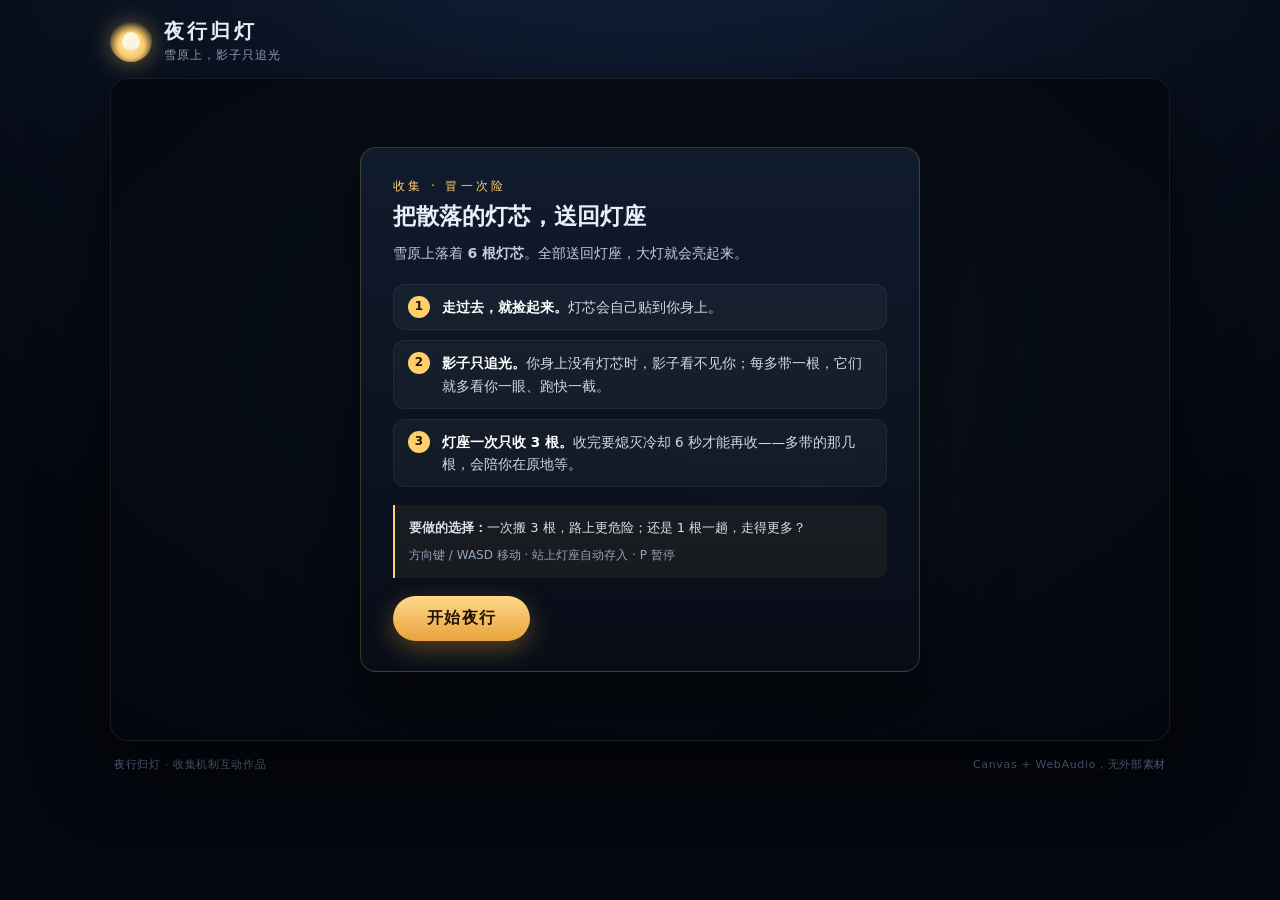
<file: index.html>
<!doctype html>
<html lang="zh-CN">
<head>
<meta charset="utf-8">
<meta name="viewport" content="width=device-width, initial-scale=1, viewport-fit=cover">
<title>夜行归灯</title>
<link rel="icon" href="data:image/svg+xml,%3Csvg xmlns='http://www.w3.org/2000/svg' viewBox='0 0 32 32'%3E%3Ccircle cx='16' cy='16' r='9' fill='%23ffcf6b'/%3E%3Ccircle cx='16' cy='16' r='4' fill='%23fff6d8'/%3E%3C/svg%3E">
<link rel="stylesheet" href="style.css">
</head>
<body>
<div class="app">
  <header class="topbar">
    <div class="brand">
      <div class="logo" aria-hidden="true"><span class="flame"></span></div>
      <div class="brand-text">
        <h1>夜行归灯</h1>
        <p>雪原上，影子只追光</p>
      </div>
    </div>
    <div class="hud" id="hud" hidden>
      <div class="pill carry" id="pillCarry">
        <span class="dot"></span>
        <span>携带</span>
        <strong id="hudCarry">0</strong>
        <span class="unit">/ 6</span>
      </div>
      <div class="pill altar">
        <span>灯座</span>
        <div class="sockets" id="hudSockets"></div>
        <strong id="hudAltar">0</strong>
        <span class="unit">/ 6</span>
      </div>
      <button class="btn ghost" id="btnSound" type="button" aria-pressed="true">音效 开</button>
      <button class="btn ghost" id="btnPause" type="button">暂停</button>
    </div>
  </header>

  <main class="stage" id="stage">
    <canvas id="game" width="960" height="600" aria-label="夜行归灯游戏画面"></canvas>

    <div class="overlay show" id="overlayMenu">
      <div class="panel">
        <div class="menu-head">
          <p class="kicker">收集 · 冒一次险</p>
          <h2>把散落的灯芯，送回灯座</h2>
          <p class="lead">雪原上落着 <b>6 根灯芯</b>。全部送回灯座，大灯就会亮起来。</p>
        </div>

        <div class="rules">
          <div class="rule">
            <span class="num">1</span>
            <div><b>走过去，就捡起来。</b>灯芯会自己贴到你身上。</div>
          </div>
          <div class="rule">
            <span class="num">2</span>
            <div><b>影子只追光。</b>你身上没有灯芯时，影子看不见你；每多带一根，它们就多看你一眼、跑快一截。</div>
          </div>
          <div class="rule">
            <span class="num">3</span>
            <div><b>灯座一次只收 3 根。</b>收完要熄灭冷却 6 秒才能再收——多带的那几根，会陪你在原地等。</div>
          </div>
        </div>

        <div class="hint">
          <p><b>要做的选择：</b>一次搬 3 根，路上更危险；还是 1 根一趟，走得更多？</p>
          <p class="keys">方向键 / WASD 移动 · 站上灯座自动存入 · P 暂停</p>
        </div>

        <button class="btn primary" id="btnStart" type="button">开始夜行</button>
      </div>
    </div>

    <div class="overlay" id="overlayWin">
      <div class="panel win-panel">
        <p class="kicker">天亮了</p>
        <h2>大灯亮起，雪原不再有影子</h2>
        <p class="lead" id="winStats"></p>
        <button class="btn primary" id="btnAgain" type="button">再走一次</button>
      </div>
    </div>

    <div class="overlay" id="overlayPause">
      <div class="panel small">
        <h2>停一停</h2>
        <p class="lead">按 P 或点下面的按钮继续。</p>
        <button class="btn primary" id="btnResume" type="button">继续</button>
        <button class="btn ghost wide" id="btnRestart" type="button">重新开始</button>
      </div>
    </div>

    <div class="toast" id="toast" aria-live="polite"></div>

    <div class="touchpad" id="touchpad" hidden>
      <button data-dir="up" aria-label="上">▲</button>
      <div class="row">
        <button data-dir="left" aria-label="左">◀</button>
        <button data-dir="down" aria-label="下">▼</button>
        <button data-dir="right" aria-label="右">▶</button>
      </div>
    </div>
  </main>

  <footer class="foot">
    <span>夜行归灯 · 收集机制互动作品</span>
    <span>Canvas + WebAudio，无外部素材</span>
  </footer>
</div>
<script src="game.js"></script>
</body>
</html>
</file>
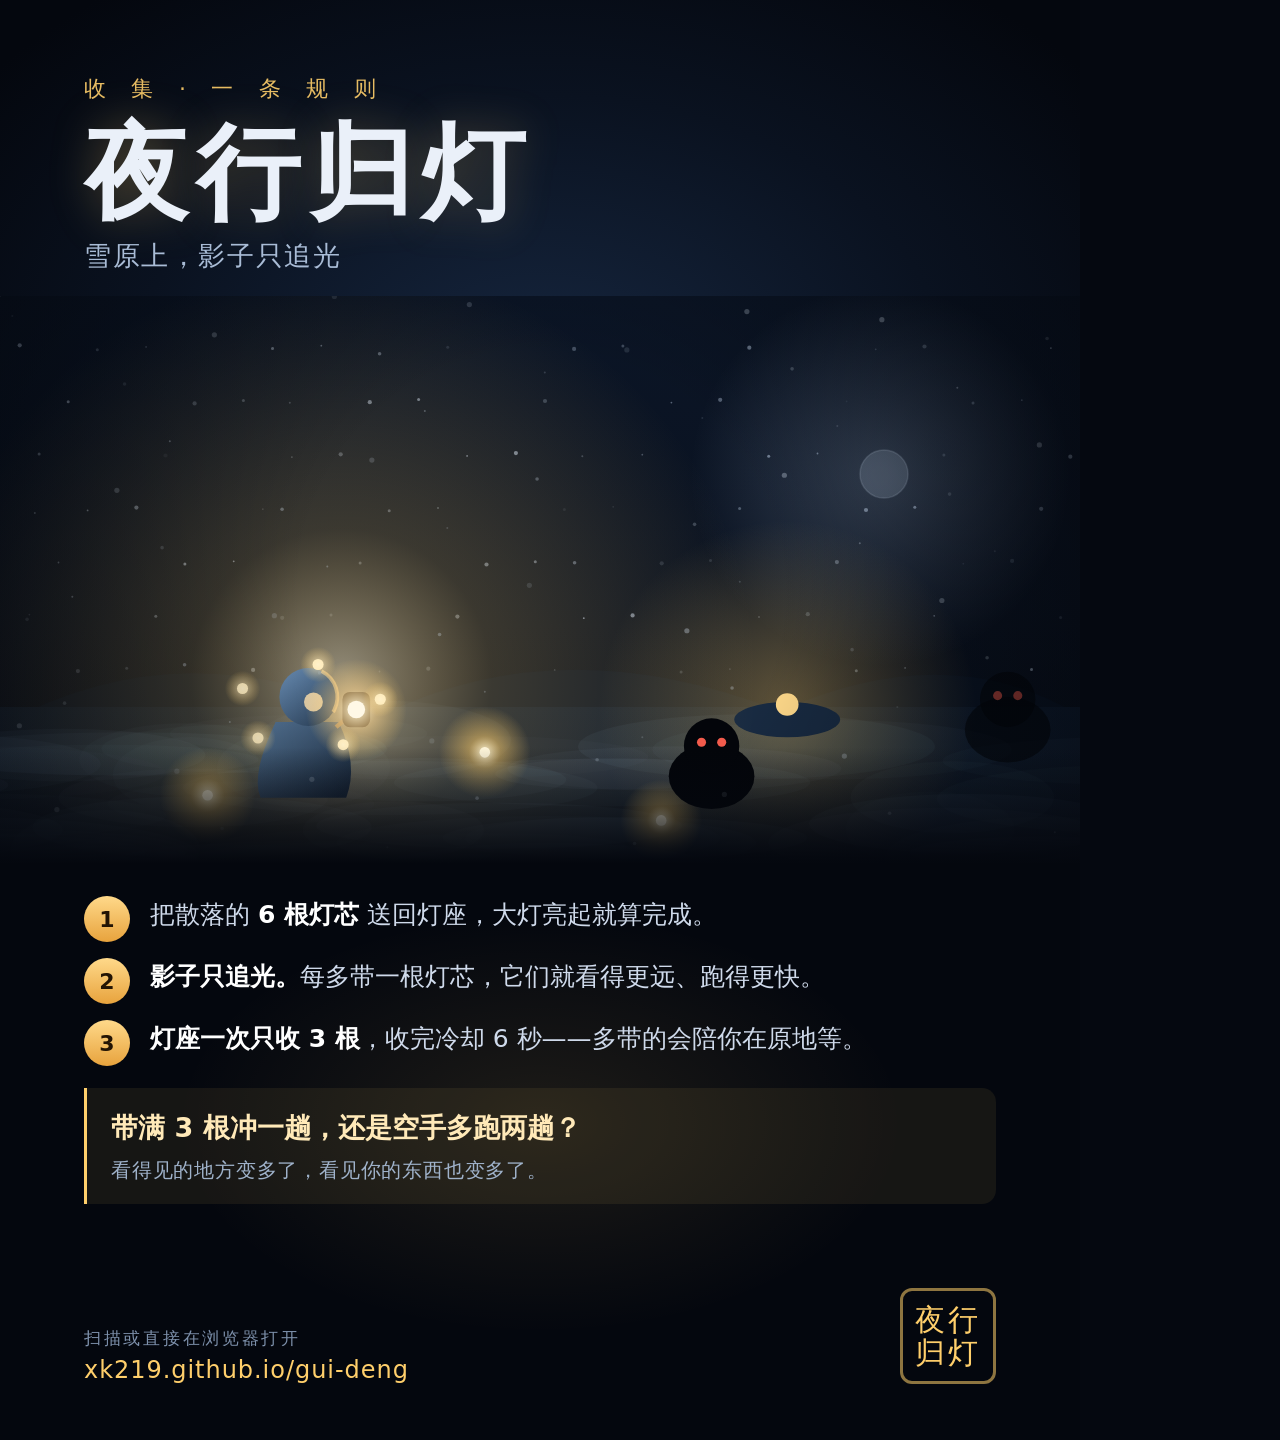
<file: poster.html>
<!doctype html>
<html lang="zh-CN">
<head>
<meta charset="utf-8">
<title>夜行归灯 · 海报</title>
<style>
  @page { margin: 0 }
  * { margin:0; padding:0; box-sizing:border-box }
  html,body{ background:#050810 }
  .poster{
    width:1080px; height:1440px; position:relative; overflow:hidden;
    background:
      radial-gradient(900px 620px at 50% 26%, #16263f 0%, #0a1220 45%, #04070e 78%);
    font-family:"PingFang SC","Hiragino Sans GB","Microsoft YaHei",system-ui,sans-serif;
    color:#eaf0f9;
    display:flex; flex-direction:column;
  }
  .glowline{position:absolute;inset:0;background:
     radial-gradient(520px 300px at 50% 78%, rgba(255,207,107,.10), transparent 70%);}
  .head{padding:74px 84px 0; position:relative; z-index:3}
  .kicker{font-size:22px; letter-spacing:.42em; color:#ffcf6b; opacity:.9}
  h1{font-size:104px; line-height:1.06; letter-spacing:.08em; margin:14px 0 10px;
     font-weight:700; text-shadow:0 0 44px rgba(255,207,107,.28)}
  .sub{font-size:27px; color:#a9bcd6; letter-spacing:.06em}
  .scene{margin:22px 0 0; position:relative; z-index:2}
  canvas{display:block; width:1080px; height:600px}
  .fade{position:absolute;left:0;right:0;bottom:-1px;height:150px;z-index:2;
    background:linear-gradient(180deg, rgba(4,7,14,0), #04070e 78%)}
  .body{padding:0 84px; position:relative; z-index:3; flex:1; display:flex; flex-direction:column}
  .rule{display:flex; gap:20px; align-items:flex-start; margin-bottom:16px}
  .n{flex:0 0 46px; height:46px; border-radius:50%; display:grid; place-items:center;
     background:linear-gradient(180deg,#ffd98a,#e8a33d); color:#231404; font-weight:700; font-size:22px}
  .rt{font-size:25px; line-height:1.55; color:#cfdaeb}
  .rt b{color:#fff}
  .ask{margin-top:6px; padding:20px 24px; border-left:3px solid #ffcf6b;
       background:rgba(255,207,107,.07); border-radius:0 14px 14px 0}
  .ask p{font-size:27px; line-height:1.5; color:#ffe9b8; font-weight:600}
  .ask span{display:block; font-size:20px; color:#9fb2ca; font-weight:400; margin-top:8px; letter-spacing:.04em}
  .foot{margin-top:auto; padding:0 84px 56px; display:flex; align-items:flex-end; justify-content:space-between; z-index:3}
  .url{font-size:24px; color:#ffcf6b; letter-spacing:.04em}
  .url small{display:block; color:#7d90ab; font-size:17px; letter-spacing:.16em; margin-bottom:6px}
  .seal{width:96px;height:96px;border:3px solid rgba(255,207,107,.55);border-radius:12px;
        display:grid;place-items:center;color:#ffcf6b;font-size:30px;letter-spacing:.1em;line-height:1.1;text-align:center}
</style>
</head>
<body>
<div class="poster">
  <div class="glowline"></div>

  <div class="head">
    <p class="kicker">收 集 · 一 条 规 则</p>
    <h1>夜行归灯</h1>
    <p class="sub">雪原上，影子只追光</p>
  </div>

  <div class="scene">
    <canvas id="scene" width="1080" height="600"></canvas>
    <div class="fade"></div>
  </div>

  <div class="body">
    <div class="rule"><span class="n">1</span><div class="rt">把散落的 <b>6 根灯芯</b> 送回灯座，大灯亮起就算完成。</div></div>
    <div class="rule"><span class="n">2</span><div class="rt"><b>影子只追光。</b>每多带一根灯芯，它们就看得更远、跑得更快。</div></div>
    <div class="rule"><span class="n">3</span><div class="rt"><b>灯座一次只收 3 根</b>，收完冷却 6 秒——多带的会陪你在原地等。</div></div>

    <div class="ask">
      <p>带满 3 根冲一趟，还是空手多跑两趟？</p>
      <span>看得见的地方变多了，看见你的东西也变多了。</span>
    </div>
  </div>

  <div class="foot">
    <div class="url"><small>扫描或直接在浏览器打开</small>xk219.github.io/gui-deng</div>
    <div class="seal">夜行<br>归灯</div>
  </div>
</div>

<script>
(() => {
  const c = document.getElementById('scene');
  const ctx = c.getContext('2d');
  const W = 1080, H = 600;
  let t = 0;

  function rnd(seed){ let s = seed; return () => (s = (s * 16807) % 2147483647) / 2147483647; }
  const rand = rnd(20261116);

  function roundRect(x,y,w,h,r){ ctx.beginPath(); ctx.roundRect(x,y,w,h,r); }

  function draw() {
    t += 0.016;
    ctx.clearRect(0,0,W,H);

    // 天空
    const sky = ctx.createLinearGradient(0,0,0,H);
    sky.addColorStop(0,'#0b1526'); sky.addColorStop(.55,'#0a1220'); sky.addColorStop(1,'#070d18');
    ctx.fillStyle = sky; ctx.fillRect(0,0,W,H);

    // 星
    for (let i = 0; i < 90; i++) {
      const x = (i * 97.3) % W, y = (i * 53.7) % 430;
      const a = 0.12 + (i % 7) * 0.06 + Math.sin(t * 1.6 + i) * 0.05;
      ctx.fillStyle = 'rgba(214,231,255,' + Math.max(0.05, a) + ')';
      ctx.beginPath(); ctx.arc(x, y, 0.9 + (i % 3) * 0.6, 0, 6.283); ctx.fill();
    }
    // 月晕
    const mg = ctx.createRadialGradient(880, 180, 8, 880, 180, 190);
    mg.addColorStop(0, 'rgba(200,224,255,.22)'); mg.addColorStop(1, 'rgba(200,224,255,0)');
    ctx.fillStyle = mg; ctx.beginPath(); ctx.arc(880, 180, 190, 0, 6.283); ctx.fill();
    ctx.fillStyle = 'rgba(206,224,250,.20)';
    ctx.beginPath(); ctx.arc(884, 178, 24, 0, 6.283); ctx.fill();
    ctx.strokeStyle='rgba(216,232,255,.18)'; ctx.lineWidth=1.5;
    ctx.beginPath(); ctx.arc(884,178,24,0,6.283); ctx.stroke();

    // 远山
    ctx.fillStyle = '#0a1424';
    ctx.beginPath(); ctx.moveTo(0,430); ctx.quadraticCurveTo(180,330,380,420);
    ctx.quadraticCurveTo(560,330,780,415); ctx.quadraticCurveTo(950,340,W,420);
    ctx.lineTo(W,H); ctx.lineTo(0,H); ctx.closePath(); ctx.fill();
    ctx.fillStyle = '#0c1830';
    ctx.beginPath(); ctx.moveTo(0,470); ctx.quadraticCurveTo(280,390,540,470);
    ctx.quadraticCurveTo(820,400,W,465); ctx.lineTo(W,H); ctx.lineTo(0,H); ctx.closePath(); ctx.fill();

    ctx.save();
    ctx.translate(W / 2 - 30, 600); ctx.scale(1.26, 1.26); ctx.translate(-W / 2, -600);

    // 雪地
    const gnd = ctx.createLinearGradient(0,450,0,H);
    gnd.addColorStop(0,'#0e1b2e'); gnd.addColorStop(1,'#0a1524');
    ctx.fillStyle = gnd; ctx.fillRect(0,450,W,H-450);
    for (let i=0;i<60;i++){
      const x = rand()*W, y = 470 + rand()*(H-470);
      ctx.fillStyle = 'rgba(170,205,240,'+(0.02+rand()*0.03)+')';
      ctx.beginPath(); ctx.ellipse(x,y,60+rand()*120,10+rand()*22,0,0,6.283); ctx.fill();
    }

    // 灯座（远处）
    const ax = 760, ay = 452;
    const ag = ctx.createRadialGradient(ax,ay,4,ax,ay,150);
    ag.addColorStop(0,'rgba(255,207,107,.35)'); ag.addColorStop(1,'rgba(255,207,107,0)');
    ctx.fillStyle = ag; ctx.beginPath(); ctx.arc(ax,ay,150,0,6.283); ctx.fill();
    ctx.fillStyle = '#182a41'; ctx.beginPath(); ctx.ellipse(ax,ay+8,42,14,0,0,6.283); ctx.fill();
    ctx.fillStyle = '#ffd98a'; ctx.beginPath(); ctx.arc(ax,ay-4,9,0,6.283); ctx.fill();

    // 主光：提灯
    const px = 380, py = 470;
    const lp = ctx.createRadialGradient(px+26,py-42,6,px+26,py-42,330);
    lp.addColorStop(0,'rgba(255,236,190,.55)');
    lp.addColorStop(.35,'rgba(255,207,107,.20)');
    lp.addColorStop(1,'rgba(255,207,107,0)');
    ctx.fillStyle = lp; ctx.beginPath(); ctx.arc(px+26,py-42,330,0,6.283); ctx.fill();

    // 灯芯
    const cores = [[300,520],[520,486],[660,540]];
    cores.forEach(([x,y],i)=>{
      const pu = 1+Math.sin(t*2+i)*.12;
      const cg = ctx.createRadialGradient(x,y,0,x,y,34*pu);
      cg.addColorStop(0,'rgba(255,248,220,.95)');
      cg.addColorStop(.35,'rgba(255,207,107,.5)');
      cg.addColorStop(1,'rgba(255,207,107,0)');
      ctx.fillStyle = cg; ctx.beginPath(); ctx.arc(x,y,34*pu,0,6.283); ctx.fill();
      ctx.fillStyle='#fff6da'; ctx.beginPath(); ctx.arc(x,y,4.2,0,6.283); ctx.fill();
    });

    // 脚下的雪影
    ctx.fillStyle='rgba(0,0,0,.4)'; ctx.beginPath(); ctx.ellipse(px,py+34,30,9,0,0,6.283); ctx.fill();

    // 人物：斗篷 + 兜帽
    ctx.save(); ctx.translate(px,py);
    const cg2 = ctx.createLinearGradient(-34,-20,30,46);
    cg2.addColorStop(0,'#5b7da0'); cg2.addColorStop(1,'#1b2a3d');
    ctx.fillStyle = cg2;
    ctx.beginPath();
    ctx.moveTo(-26,-8); ctx.quadraticCurveTo(-46,34,-38,52);
    ctx.lineTo(30,52); ctx.quadraticCurveTo(40,26,24,-8); ctx.closePath(); ctx.fill();
    const hg = ctx.createLinearGradient(-22,-52,22,-8);
    hg.addColorStop(0,'#6b90b8'); hg.addColorStop(1,'#24384f');
    ctx.fillStyle = hg; ctx.beginPath(); ctx.arc(0,-28,23,0,6.283); ctx.fill();
    ctx.fillStyle='rgba(240,214,168,.9)'; ctx.beginPath(); ctx.arc(4,-24,7.5,0,6.283); ctx.fill();
    ctx.strokeStyle='rgba(255,214,140,.6)'; ctx.lineWidth=3;
    ctx.beginPath(); ctx.arc(0,-28,23,-1.1,.55); ctx.stroke();
    // 提灯
    ctx.strokeStyle='rgba(160,128,84,.95)'; ctx.lineWidth=3.4;
    ctx.beginPath(); ctx.moveTo(22,-4); ctx.lineTo(38,-18); ctx.stroke();
    ctx.restore();

    // 提灯本体
    const lx = px+38, ly = py-18;
    ctx.fillStyle='#2a2118'; roundRect(lx-11,ly-14,22,28,6); ctx.fill();
    const lg2 = ctx.createRadialGradient(lx,ly,0,lx,ly,40);
    lg2.addColorStop(0,'rgba(255,248,220,1)'); lg2.addColorStop(.4,'rgba(255,214,140,.55)');
    lg2.addColorStop(1,'rgba(255,207,107,0)');
    ctx.fillStyle=lg2; ctx.beginPath(); ctx.arc(lx,ly,40,0,6.283); ctx.fill();
    ctx.fillStyle='#fff8e6'; ctx.beginPath(); ctx.arc(lx,ly,7,0,6.283); ctx.fill();

    // 绕圈的灯芯
    for (let i=0;i<5;i++){
      const a = t*1.4 + i/5*6.283;
      const x = px + Math.cos(a)*58, y = py-20 + Math.sin(a)*34;
      ctx.fillStyle='#fff3cf'; ctx.beginPath(); ctx.arc(x,y,4.4,0,6.283); ctx.fill();
      const gg = ctx.createRadialGradient(x,y,0,x,y,14);
      gg.addColorStop(0,'rgba(255,240,200,.7)'); gg.addColorStop(1,'rgba(255,207,107,0)');
      ctx.fillStyle=gg; ctx.beginPath(); ctx.arc(x,y,14,0,6.283); ctx.fill();
    }

    // 影子
    [[700,505,1],[935,468,.62]].forEach(([sx,sy,s])=>{
      ctx.save(); ctx.globalAlpha=s;
      ctx.fillStyle='#03050a';
      ctx.beginPath(); ctx.ellipse(sx,sy,34,26,0,0,6.283); ctx.fill();
      ctx.beginPath(); ctx.arc(sx,sy-24,22,0,6.283); ctx.fill();
      ctx.fillStyle='rgba(255,96,80,.95)';
      ctx.beginPath(); ctx.arc(sx-8,sy-27,3.6,0,6.283); ctx.fill();
      ctx.beginPath(); ctx.arc(sx+8,sy-27,3.6,0,6.283); ctx.fill();
      ctx.restore();
    });

    ctx.restore();

    // 雪
    for (let i=0;i<70;i++){
      const x = (i*137.5 + t*16*(1+i%3)) % W;
      const y = (i*211.7 + t*26*(1+i%4)) % H;
      ctx.fillStyle='rgba(226,240,255,'+(0.12+(i%5)*0.05)+')';
      ctx.beginPath(); ctx.arc(x,y,1+(i%3)*0.8,0,6.283); ctx.fill();
    }

    // 四周压暗
    const vg = ctx.createRadialGradient(W/2,H/2,240,W/2,H/2,720);
    vg.addColorStop(0,'rgba(0,0,0,0)'); vg.addColorStop(1,'rgba(2,4,9,.72)');
    ctx.fillStyle=vg; ctx.fillRect(0,0,W,H);

    requestAnimationFrame(draw);
  }
  draw();
})();
</script>
</body>
</html>
</file>
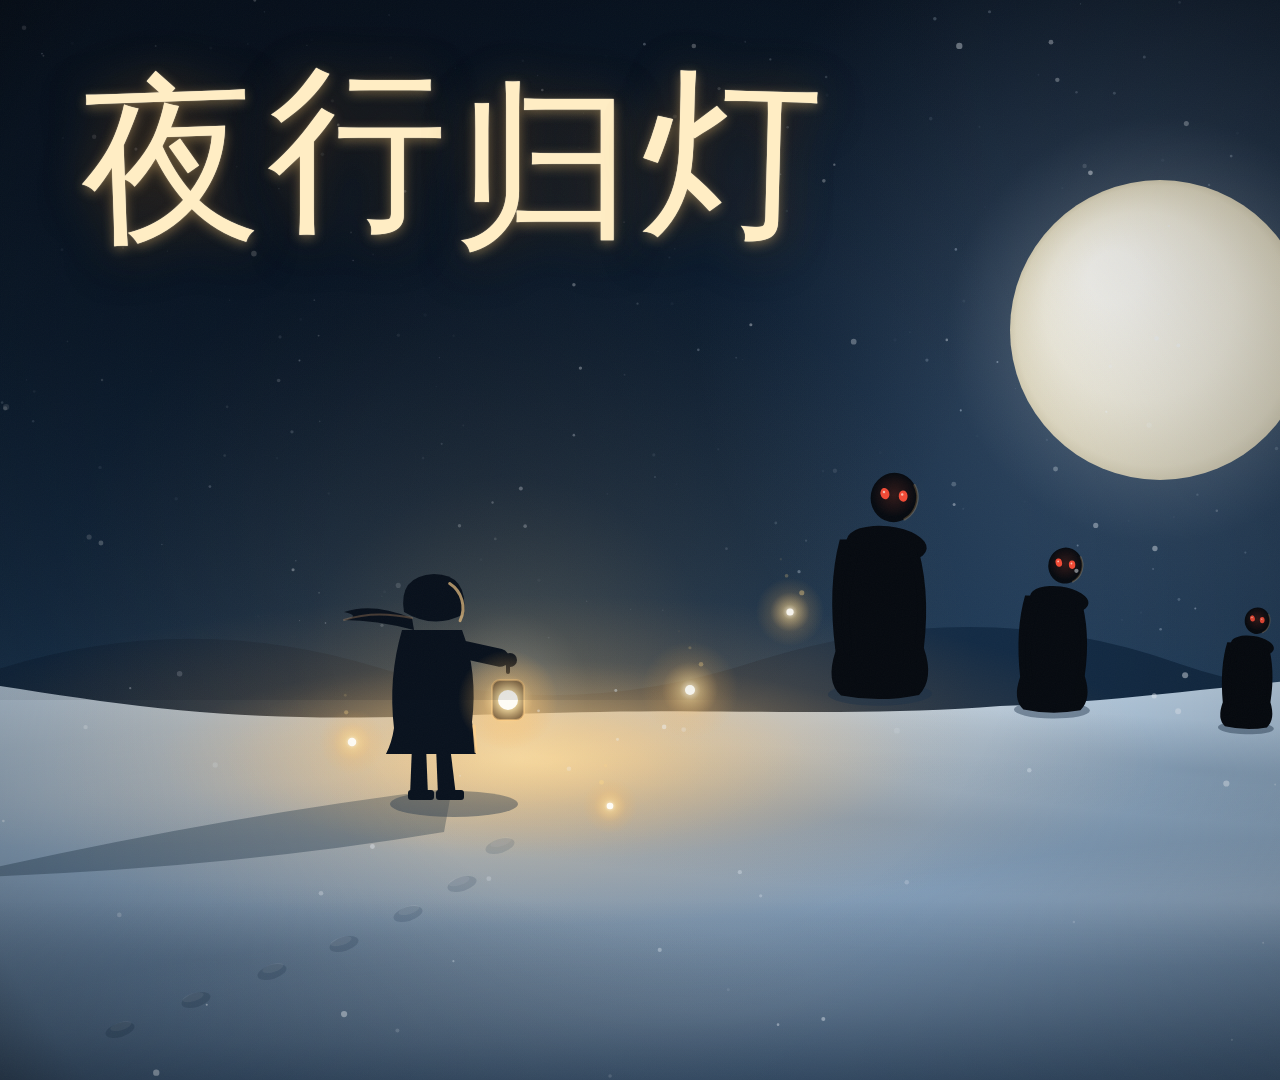
<file: poster_4x3.html>
<!doctype html>
<html lang="zh-CN">
<head>
<meta charset="utf-8">
<title>夜行归灯 · 海报 4:3</title>
<style>
  @page { margin:0 }
  * { margin:0; padding:0; box-sizing:border-box }
  html, body { width:1440px; height:1080px; overflow:hidden; background:#05080f }
  .poster { position:relative; width:1440px; height:1080px; overflow:hidden }
  canvas { display:block; width:1440px; height:1080px }
  .title {
    position:absolute; left:80px; top:70px; z-index:5;
    font-family:"STXingkai","华文行楷","KaiTi","楷体",serif;
    font-size:180px; line-height:1; letter-spacing:.04em; font-weight:400;
    color:#ffedc4;
    text-shadow:
      0 0 1px rgba(255,250,232,.95),
      0 3px 12px rgba(255,206,120,.40),
      0 0 52px rgba(255,168,72,.28),
      0 10px 46px rgba(0,0,0,.55);
  }
  .title .ch{ display:inline-block }
  .title .ch:nth-child(1){ transform:translateY(3px) rotate(-2deg) }
  .title .ch:nth-child(2){ transform:translateY(-9px) }
  .title .ch:nth-child(3){ transform:translateY(9px) }
  .title .ch:nth-child(4){ transform:translateY(-3px) rotate(1.5deg) }
  .grain{position:absolute;inset:0;z-index:4;pointer-events:none;opacity:.05;
    background-image:url("data:image/svg+xml;utf8,<svg xmlns='http://www.w3.org/2000/svg' width='160' height='160'><filter id='n'><feTurbulence type='fractalNoise' baseFrequency='.85' numOctaves='2'/></filter><rect width='160' height='160' filter='url(%23n)' opacity='.6'/></svg>")}
</style>
</head>
<body>
<div class="poster">
  <canvas id="c" width="1440" height="1080"></canvas>
  <div class="title"><span class="ch">夜</span><span class="ch">行</span><span class="ch">归</span><span class="ch">灯</span></div>
  <div class="grain"></div>
</div>
<script>
(() => {
  const ctx = document.getElementById('c').getContext('2d');
  const W = 1440, H = 1080;
  let t = 0;
  let seed = 4242421;
  const rnd = () => (seed = (seed * 16807) % 2147483647) / 2147483647;

  const STARS = Array.from({length:190}, () => ({
    x: rnd()*W, y: rnd()*640, r:.5+rnd()*1.3, a:.10+rnd()*.40, p:rnd()*6.28
  }));
  const FLAKES = Array.from({length:110}, () => ({
    x: rnd()*W, y: rnd()*H, r:.9+rnd()*2.3, v:9+rnd()*30, d:rnd()*6.28, a:.10+rnd()*.40
  }));

  // 山脊曲线
  const ridgeY = x => 686 + Math.sin(x/360)*34 + Math.sin(x/130)*8 + (x>1000? (x-1000)*0.045 : 0);

  function draw() {
    t += 0.016;

    /* 天空 */
    const sky = ctx.createLinearGradient(0,0,0,760);
    sky.addColorStop(0,'#081525');
    sky.addColorStop(.45,'#0d2137');
    sky.addColorStop(.80,'#16304b');
    sky.addColorStop(1,'#1d3d5c');
    ctx.fillStyle = sky; ctx.fillRect(0,0,W,H);

    STARS.forEach(s=>{
      const tw=.55+.45*Math.sin(t*1.1+s.p);
      ctx.globalAlpha=s.a*tw; ctx.fillStyle='#dcecff';
      ctx.beginPath(); ctx.arc(s.x,s.y,s.r,0,6.283); ctx.fill();
    });
    ctx.globalAlpha=1;

    /* 月 */
    const mx=1160,my=330,mr=150;
    const halo=ctx.createRadialGradient(mx,my,mr*.7,mx,my,mr*3.1);
    halo.addColorStop(0,'rgba(228,240,255,.30)');
    halo.addColorStop(.30,'rgba(190,215,250,.12)');
    halo.addColorStop(1,'rgba(180,205,245,0)');
    ctx.fillStyle=halo; ctx.beginPath(); ctx.arc(mx,my,mr*3.1,0,6.283); ctx.fill();

    const mdisc=ctx.createRadialGradient(mx-46,my-52,26,mx,my,mr);
    mdisc.addColorStop(0,'#fffef8');
    mdisc.addColorStop(.55,'#f6f2e2');
    mdisc.addColorStop(.92,'#e6dfc6');
    mdisc.addColorStop(1,'#d9d1b5');
    ctx.fillStyle=mdisc; ctx.beginPath(); ctx.arc(mx,my,mr,0,6.283); ctx.fill();
    // 极淡的月面阴影，仅做质感
    ctx.save(); ctx.beginPath(); ctx.arc(mx,my,mr,0,6.283); ctx.clip();
    const lunar=ctx.createLinearGradient(mx-mr,my-mr,mx+mr*.4,my+mr);
    lunar.addColorStop(0,'rgba(150,160,180,0)');
    lunar.addColorStop(.62,'rgba(150,160,180,.06)');
    lunar.addColorStop(1,'rgba(120,132,152,.12)');
    ctx.fillStyle=lunar; ctx.fillRect(mx-mr,my-mr,mr*2,mr*2);
    ctx.restore();

    /* 远山（只看得到剪影，低对比） */
    ctx.fillStyle='#122a44';
    ctx.beginPath(); ctx.moveTo(-60,H);
    ctx.lineTo(-60,690);
    ctx.quadraticCurveTo(160,600,380,668);
    ctx.quadraticCurveTo(560,726,760,660);
    ctx.quadraticCurveTo(980,592,1180,664);
    ctx.quadraticCurveTo(1330,716,1500,672);
    ctx.lineTo(1500,H); ctx.closePath(); ctx.fill();

    /* 雪原 */
    ctx.beginPath();
    ctx.moveTo(-60,H);
    ctx.lineTo(-60,ridgeY(-60));
    for(let x=-60;x<=W+60;x+=20) ctx.lineTo(x,ridgeY(x));
    ctx.lineTo(W+60,H); ctx.closePath();

    const snow=ctx.createLinearGradient(0,640,0,H);
    snow.addColorStop(0,'#d3e2f0');
    snow.addColorStop(.10,'#bcd1e4');
    snow.addColorStop(.30,'#9db8d1');
    snow.addColorStop(.62,'#7b97b4');
    snow.addColorStop(1,'#5a7593');
    ctx.fillStyle=snow; ctx.fill();

    // 沙丘状明暗：让雪面有体积
    const dunes=[[300,780,520,60,-.06,'light'],[880,820,560,70,.05,'dark'],
                 [1300,900,520,64,-.04,'light'],[220,960,600,80,.03,'dark'],
                 [700,1010,700,90,-.02,'light'],[1200,770,420,50,.08,'dark']];
    dunes.forEach(([x,y,rx,ry,rot,kind])=>{
      ctx.save(); ctx.translate(x,y); ctx.rotate(rot); ctx.scale(1,ry/rx);
      const dg=ctx.createRadialGradient(0,0,0,0,0,rx);
      if(kind==='light'){ dg.addColorStop(0,'rgba(255,255,255,.13)'); dg.addColorStop(.7,'rgba(255,255,255,.04)'); dg.addColorStop(1,'rgba(255,255,255,0)'); }
      else { dg.addColorStop(0,'rgba(28,52,80,.16)'); dg.addColorStop(.7,'rgba(28,52,80,.05)'); dg.addColorStop(1,'rgba(28,52,80,0)'); }
      ctx.fillStyle=dg; ctx.beginPath(); ctx.arc(0,0,rx,0,6.283); ctx.fill();
      ctx.restore();
    });



    /* 提灯位置与光 */
    const LX=508, LY=692;
    // 雪地上的暖光池
    ctx.save();
    ctx.translate(LX+30,760); ctx.scale(1.9,.5);
    const pool=ctx.createRadialGradient(0,0,8,0,0,330);
    pool.addColorStop(0,'rgba(255,220,152,.74)');
    pool.addColorStop(.26,'rgba(255,196,112,.42)');
    pool.addColorStop(.60,'rgba(255,172,84,.12)');
    pool.addColorStop(1,'rgba(255,160,70,0)');
    ctx.fillStyle=pool; ctx.beginPath(); ctx.arc(0,0,330,0,6.283); ctx.fill();
    ctx.restore();
    // 空气中的光
    const lg=ctx.createRadialGradient(LX,LY,6,LX,LY,470);
    lg.addColorStop(0,'rgba(255,238,198,.40)');
    lg.addColorStop(.16,'rgba(255,210,134,.20)');
    lg.addColorStop(.45,'rgba(255,186,98,.08)');
    lg.addColorStop(1,'rgba(220,150,70,0)');
    ctx.fillStyle=lg; ctx.beginPath(); ctx.arc(LX,LY,470,0,6.283); ctx.fill();

    /* 脚印 */
    const fp=[[120,1030],[196,1000],[272,972],[344,944],[408,914],[462,884],[500,846]];
    fp.forEach(([x,y],i)=>{
      ctx.save(); ctx.translate(x,y); ctx.rotate(-.30);
      ctx.fillStyle=`rgba(40,62,86,${.34-i*.03})`;
      ctx.beginPath(); ctx.ellipse(0,0,15,7,0,0,6.283); ctx.fill();
      ctx.fillStyle=`rgba(255,255,255,${.13-i*.012})`;
      ctx.beginPath(); ctx.ellipse(i%2?-2:2,-3.5,11,4,0,0,6.283); ctx.fill();
      ctx.restore();
    });

    /* 人物投影（提灯在右，影子向左拉长） */
    ctx.save();
    ctx.globalAlpha=.34; ctx.fillStyle='#12293f';
    ctx.beginPath();
    ctx.moveTo(LX-56,LY+96);
    ctx.quadraticCurveTo(LX-300,LY+126,LX-560,LY+186);
    ctx.quadraticCurveTo(LX-292,LY+178,LX-64,LY+140);
    ctx.closePath(); ctx.fill();
    ctx.restore();

    /* 人物剪影 */
    drawPerson(432, 798);

    /* 灯芯 */
    [[690,690,1.0,0],[790,612,.72,1],[352,742,.85,2],[610,806,.66,3]].forEach(([x,y,s,i])=>drawCore(x,y,s,i));

    /* 影子 */
    drawShadow(880,690,1.30,-.10);
    drawShadow(1052,706,.95,.18);
    drawShadow(1246,724,.70,.35);

    /* 灯光照亮的前景雪坡 */
    const fg=ctx.createLinearGradient(0,900,0,H);
    fg.addColorStop(0,'rgba(30,58,86,0)');
    fg.addColorStop(1,'rgba(22,44,68,.55)');
    ctx.fillStyle=fg; ctx.fillRect(0,900,W,H-900);

    /* 飘雪 */
    FLAKES.forEach(f=>{
      const y=(f.y+t*f.v)%H;
      const x=f.x+Math.sin(t*.4+f.d)*16;
      ctx.globalAlpha=f.a; ctx.fillStyle='#f2f8ff';
      ctx.beginPath(); ctx.arc(x,y,f.r,0,6.283); ctx.fill();
    });
    ctx.globalAlpha=1;

    /* 暗角 */
    const vg=ctx.createRadialGradient(W*.47,H*.55,340,W*.5,H*.5,1010);
    vg.addColorStop(0,'rgba(0,0,0,0)');
    vg.addColorStop(.70,'rgba(0,0,0,.24)');
    vg.addColorStop(1,'rgba(0,0,0,.62)');
    ctx.fillStyle=vg; ctx.fillRect(0,0,W,H);

    /* 标题区压暗 */
    const tg=ctx.createRadialGradient(320,190,60,320,190,680);
    tg.addColorStop(0,'rgba(4,9,18,.45)');
    tg.addColorStop(1,'rgba(4,9,18,0)');
    ctx.fillStyle=tg; ctx.fillRect(0,0,1020,700);

    requestAnimationFrame(draw);
  }

  /* ---------- 人物：剪影 ---------- */
  function drawPerson(px,py){
    const INK='#08111d';

    // 落地投影
    ctx.fillStyle='rgba(30,54,80,.5)';
    ctx.beginPath(); ctx.ellipse(px+22,py+6,64,13,0,0,6.283); ctx.fill();

    // 脚下暖光
    ctx.save(); ctx.translate(px+84,py-40); ctx.scale(1.55,.5);
    const foot=ctx.createRadialGradient(0,0,6,0,0,190);
    foot.addColorStop(0,'rgba(255,216,150,.42)');
    foot.addColorStop(.5,'rgba(255,192,112,.14)');
    foot.addColorStop(1,'rgba(255,190,110,0)');
    ctx.fillStyle=foot; ctx.beginPath(); ctx.arc(0,0,190,0,6.283); ctx.fill();
    ctx.restore();

    ctx.save(); ctx.translate(px,py);
    ctx.fillStyle=INK;

    // 腿
    ctx.beginPath(); ctx.moveTo(-20,-52); ctx.lineTo(-6,-52); ctx.lineTo(-4,-2); ctx.lineTo(-22,-2); ctx.closePath(); ctx.fill();
    ctx.beginPath(); ctx.moveTo(4,-52);  ctx.lineTo(18,-52); ctx.lineTo(24,-2);  ctx.lineTo(6,-2);  ctx.closePath(); ctx.fill();
    // 靴子
    ctx.beginPath(); ctx.roundRect(-24,-8,26,10,3); ctx.fill();
    ctx.beginPath(); ctx.roundRect(4,-8,28,10,3); ctx.fill();

    // 外套：肩宽、下摆微张
    ctx.beginPath();
    ctx.moveTo(-30,-168);
    ctx.quadraticCurveTo(-44,-120,-38,-70);
    ctx.quadraticCurveTo(-40,-56,-46,-44);
    ctx.lineTo(44,-44);
    ctx.quadraticCurveTo(42,-62,40,-76);
    ctx.quadraticCurveTo(46,-126,30,-168);
    ctx.closePath(); ctx.fill();

    // 兜帽：圆头 + 后掠尖角
    ctx.beginPath();
    ctx.moveTo(-28,-186);
    ctx.quadraticCurveTo(-34,-222,2,-224);
    ctx.quadraticCurveTo(36,-224,32,-184);
    ctx.quadraticCurveTo(2,-168,-28,-186);
    ctx.closePath(); ctx.fill();

    // 围巾
    ctx.beginPath();
    ctx.moveTo(-20,-180);
    ctx.quadraticCurveTo(-60,-196,-88,-186);
    ctx.quadraticCurveTo(-70,-182,-88,-178);
    ctx.quadraticCurveTo(-56,-178,-18,-168);
    ctx.closePath(); ctx.fill();

    // 手臂：肩到提灯
    ctx.save();
    ctx.translate(24,-150); ctx.rotate(.22);
    ctx.beginPath(); ctx.roundRect(0,-9,54,18,9); ctx.fill();
    ctx.restore();

    // 手 + 提灯挂杆
    ctx.beginPath(); ctx.arc(78,-138,7,0,6.283); ctx.fill();
    ctx.beginPath(); ctx.roundRect(74,-140,4,16,2); ctx.fill();

    ctx.restore();

    // 暖轮廓光
    ctx.save(); ctx.translate(px,py);
    ctx.strokeStyle='rgba(255,210,142,.8)'; ctx.lineWidth=3; ctx.lineCap='round';
    ctx.beginPath(); ctx.arc(2,-190,29,-1.0,.45); ctx.stroke();
    ctx.beginPath(); ctx.moveTo(42,-72); ctx.lineTo(44,-46); ctx.stroke();
    ctx.strokeStyle='rgba(255,190,130,.3)'; ctx.lineWidth=2;
    ctx.beginPath(); ctx.moveTo(-20,-180); ctx.quadraticCurveTo(-58,-188,-88,-178); ctx.stroke();
    ctx.restore();

    // 提灯
    const lx=px+76, ly=py-112;
    ctx.fillStyle='#120f18';
    ctx.beginPath(); ctx.roundRect(lx-16,ly-6,32,40,8); ctx.fill();
    ctx.strokeStyle='rgba(255,206,138,.55)'; ctx.lineWidth=2;
    ctx.beginPath(); ctx.roundRect(lx-16,ly-6,32,40,8); ctx.stroke();

    const core=ctx.createRadialGradient(lx,ly+14,0,lx,ly+14,50);
    core.addColorStop(0,'rgba(255,253,238,1)');
    core.addColorStop(.18,'rgba(255,230,168,.9)');
    core.addColorStop(.5,'rgba(255,194,104,.34)');
    core.addColorStop(1,'rgba(255,180,80,0)');
    ctx.fillStyle=core; ctx.beginPath(); ctx.arc(lx,ly+14,50,0,6.283); ctx.fill();
    ctx.fillStyle='#fffdf6'; ctx.beginPath(); ctx.arc(lx,ly+14,10,0,6.283); ctx.fill();
  }

  /* ---------- 灯芯 ---------- */
  function drawCore(x,y,s,i){
    const pu=1+Math.sin(t*1.8+i*1.7)*.14;
    const r=44*s*pu;
    const g=ctx.createRadialGradient(x,y,0,x,y,r);
    g.addColorStop(0,'rgba(255,251,236,.95)');
    g.addColorStop(.22,'rgba(255,216,142,.55)');
    g.addColorStop(.58,'rgba(255,188,98,.15)');
    g.addColorStop(1,'rgba(255,180,80,0)');
    ctx.fillStyle=g; ctx.beginPath(); ctx.arc(x,y,r,0,6.283); ctx.fill();
    ctx.fillStyle='#fffdf6'; ctx.beginPath(); ctx.arc(x,y,5*s,0,6.283); ctx.fill();
    for(let k=0;k<3;k++){
      const ph=(t*.42+k*.33+i*.21)%1;
      ctx.globalAlpha=(1-ph)*.45; ctx.fillStyle='#ffd98a';
      ctx.beginPath();
      ctx.arc(x+Math.sin(ph*6+i)*12, y-16-ph*50, 2.1*(1-ph)+.6, 0, 6.283);
      ctx.fill();
    }
    ctx.globalAlpha=1;
  }

  /* ---------- 影子：佝偻剪影 ---------- */
  function drawShadow(x,y,s,lean){
    ctx.save();
    ctx.translate(x,y); ctx.rotate(lean*.08);

    ctx.fillStyle='rgba(24,46,70,.42)';
    ctx.beginPath(); ctx.ellipse(0,4,40*s,9*s,0,0,6.283); ctx.fill();

    ctx.fillStyle='#05090f';
    // 身体（长袍，底部散开）
    ctx.beginPath();
    ctx.moveTo(-30*s,-116*s);
    ctx.quadraticCurveTo(-40*s,-80*s,-34*s,-30*s);
    ctx.quadraticCurveTo(-42*s,-6*s,-30*s,4*s);
    ctx.quadraticCurveTo(0,10*s,30*s,4*s);
    ctx.quadraticCurveTo(42*s,-8*s,34*s,-32*s);
    ctx.quadraticCurveTo(40*s,-80*s,28*s,-116*s);
    ctx.closePath(); ctx.fill();

    // 背（前倾）
    ctx.beginPath(); ctx.ellipse(6*s,-112*s,31*s,14*s,.12,0,6.283); ctx.fill();
    // 头
    ctx.beginPath(); ctx.ellipse(12*s,-148*s,18*s,19*s,.2,0,6.283); ctx.fill();

    // 长臂
    ctx.strokeStyle='#05090f'; ctx.lineWidth=6*s; ctx.lineCap='round';
    ctx.beginPath(); ctx.moveTo(-18*s,-106*s); ctx.quadraticCurveTo(-30*s,-70*s,-24*s,-30*s); ctx.stroke();
    ctx.beginPath(); ctx.moveTo(26*s,-106*s); ctx.quadraticCurveTo(36*s,-70*s,30*s,-34*s); ctx.stroke();

    // 轮廓光
    ctx.strokeStyle='rgba(255,196,112,.22)'; ctx.lineWidth=2*s;
    ctx.beginPath(); ctx.ellipse(12*s,-148*s,18*s,19*s,.2,-.7,.9); ctx.stroke();

    // 眼睛
    const blink=1;
    const eg=ctx.createRadialGradient(12*s,-150*s,0,12*s,-150*s,17*s);
    eg.addColorStop(0,'rgba(255,96,66,.18)');
    eg.addColorStop(1,'rgba(255,96,66,0)');
    ctx.fillStyle=eg; ctx.beginPath(); ctx.arc(12*s,-150*s,17*s,0,6.283); ctx.fill();

    ctx.fillStyle=`rgba(255,78,56,${.96*blink})`;
    ctx.beginPath(); ctx.ellipse(5*s,-151*s,3.4*s,4.4*s*blink,-.24,0,6.283); ctx.fill();
    ctx.beginPath(); ctx.ellipse(19*s,-149*s,3.4*s,4.4*s*blink,-.06,0,6.283); ctx.fill();
    ctx.fillStyle=`rgba(255,240,228,${.7*blink})`;
    ctx.beginPath(); ctx.arc(4.3*s,-152.3*s,.95*s,0,6.283); ctx.fill();
    ctx.beginPath(); ctx.arc(18.3*s,-150.3*s,.95*s,0,6.283); ctx.fill();

    ctx.restore();
  }

  draw();
})();
</script>
</body>
</html>
</file>
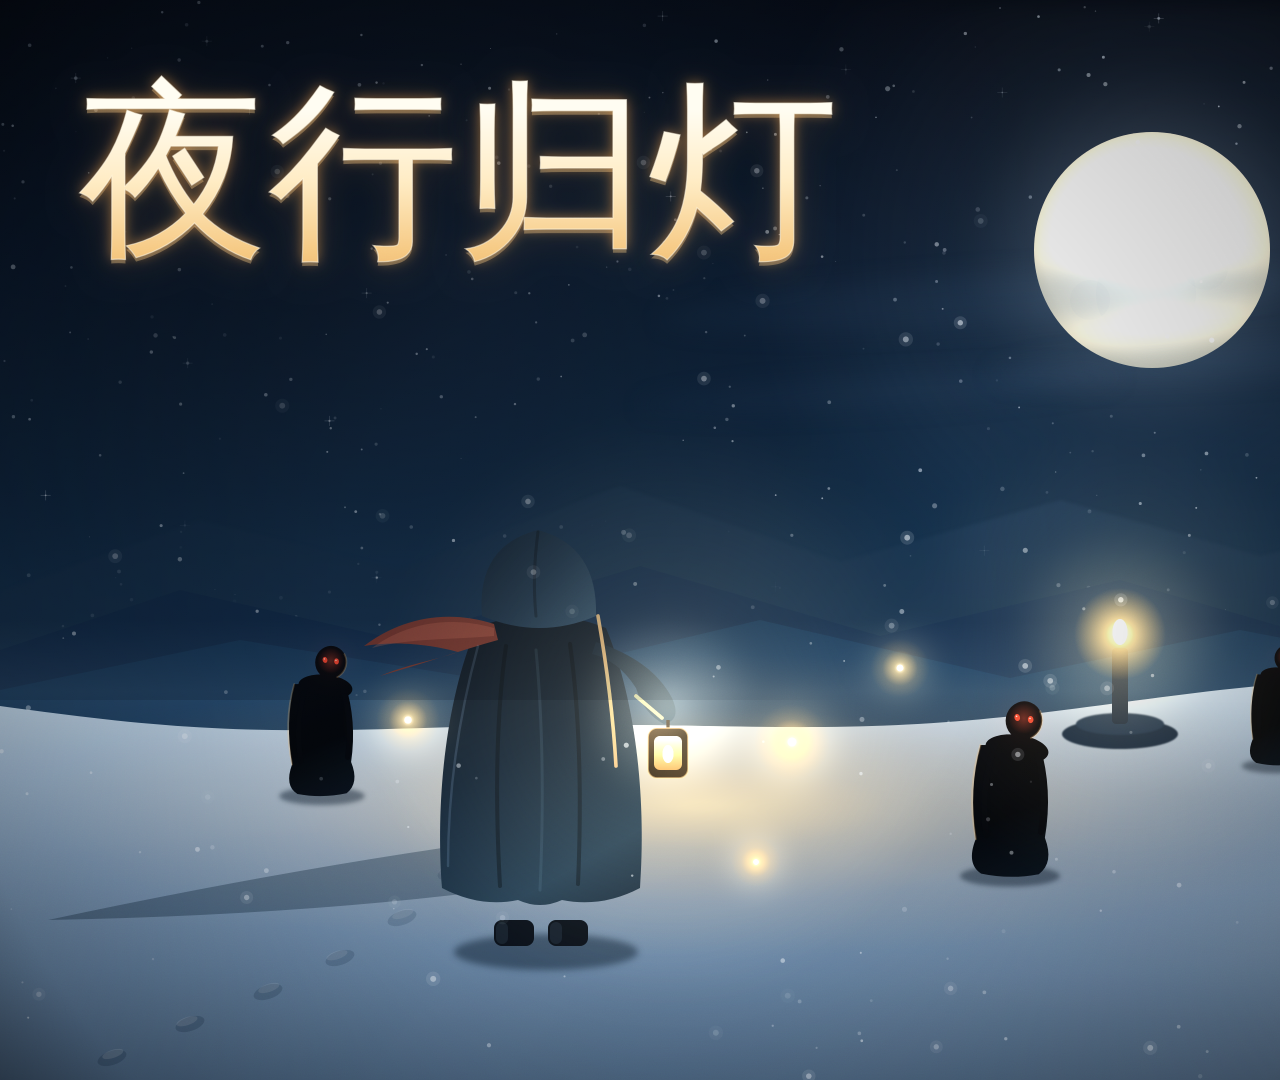
<file: poster_A.html>
<!doctype html>
<html lang="zh-CN">
<head>
<meta charset="utf-8">
<title>夜行归灯 · 海报 A 电影感</title>
<style>
  @page{margin:0}
  *{margin:0;padding:0;box-sizing:border-box}
  html,body{width:1440px;height:1080px;overflow:hidden;background:#04070d}
  .poster{position:relative;width:1440px;height:1080px;overflow:hidden}
  canvas{display:block;width:1440px;height:1080px}
  .grain{position:absolute;inset:0;z-index:5;pointer-events:none;opacity:.06;mix-blend-mode:overlay;
    background-image:url("data:image/svg+xml;utf8,<svg xmlns='http://www.w3.org/2000/svg' width='180' height='180'><filter id='n'><feTurbulence type='fractalNoise' baseFrequency='.75' numOctaves='3'/></filter><rect width='180' height='180' filter='url(%23n)' opacity='.7'/></svg>")}
</style>
</head>
<body>
<div class="poster">
  <canvas id="c" width="2880" height="2160"></canvas>
  <div class="grain"></div>
</div>
<script>
(() => {
  const C = document.getElementById('c');
  const ctx = C.getContext('2d');
  const W = 1440, H = 1080;
  ctx.scale(2, 2);                       // 2x 超采样

  let seed = 20261119;
  const rnd = () => (seed = (seed * 16807) % 2147483647) / 2147483647;

  const stars = Array.from({length: 260}, () => ({
    x: rnd()*W, y: rnd()*640, r: .4 + rnd()*1.5, a: .12 + rnd()*.55, big: rnd() > .93
  }));
  const flakes = Array.from({length: 190}, () => ({
    x: rnd()*W, y: rnd()*H, r: .8 + rnd()*2.2, a: .12 + rnd()*.45, d: rnd()*6.28, sp: .2 + rnd()*.9
  }));

  // ---------- 光晕离屏 ----------
  const bloomC = document.createElement('canvas');
  bloomC.width = 1440; bloomC.height = 1080;
  const bctx = bloomC.getContext('2d');

  function glow(x, y, r, color, alpha) {
    const g = bctx.createRadialGradient(x, y, 0, x, y, r);
    g.addColorStop(0, color.replace('ALPHA', alpha));
    g.addColorStop(.35, color.replace('ALPHA', alpha * .45));
    g.addColorStop(1, color.replace('ALPHA', 0));
    bctx.fillStyle = g;
    bctx.beginPath(); bctx.arc(x, y, r, 0, 6.283); bctx.fill();
  }

  function draw() {
    ctx.clearRect(0, 0, W, H);
    bctx.clearRect(0, 0, W, H);

    /* ================= 天空 ================= */
    const sky = ctx.createLinearGradient(0, 0, 0, 720);
    sky.addColorStop(0, '#050b16');
    sky.addColorStop(.35, '#0a1a2e');
    sky.addColorStop(.68, '#102a44');
    sky.addColorStop(1, '#1b3f5f');
    ctx.fillStyle = sky; ctx.fillRect(0, 0, W, H);

    // 银河般的微光
    const mw = ctx.createRadialGradient(420, 260, 40, 420, 260, 620);
    mw.addColorStop(0, 'rgba(120,170,230,.10)');
    mw.addColorStop(.5, 'rgba(100,150,215,.045)');
    mw.addColorStop(1, 'rgba(90,140,205,0)');
    ctx.fillStyle = mw; ctx.fillRect(0, 0, W, 800);

    // 星星
    stars.forEach(s => {
      ctx.globalAlpha = s.a;
      ctx.fillStyle = '#e8f2ff';
      ctx.beginPath(); ctx.arc(s.x, s.y, s.r, 0, 6.283); ctx.fill();
      if (s.big) {
        ctx.globalAlpha = s.a * .5;
        ctx.fillRect(s.x - 5, s.y - .4, 10, .8);
        ctx.fillRect(s.x - .4, s.y - 5, .8, 10);
      }
    });
    ctx.globalAlpha = 1;

    /* ================= 月 ================= */
    const MX = 1152, MY = 250, MR = 118;
    glow(MX, MY, 420, 'rgba(210,230,255,ALPHA)', .22);
    glow(MX, MY, 190, 'rgba(255,252,240,ALPHA)', .30);

    const md = ctx.createRadialGradient(MX - 34, MY - 40, 12, MX, MY, MR);
    md.addColorStop(0, '#fffefa');
    md.addColorStop(.55, '#f7f3e4');
    md.addColorStop(.88, '#e9e2ca');
    md.addColorStop(1, '#dcd4b8');
    ctx.fillStyle = md;
    ctx.beginPath(); ctx.arc(MX, MY, MR, 0, 6.283); ctx.fill();

    // 月面细节（极淡）
    ctx.save(); ctx.beginPath(); ctx.arc(MX, MY, MR, 0, 6.283); ctx.clip();
    ctx.globalAlpha = .05; ctx.fillStyle = '#8b96a6';
    [[-40,-36,42],[28,-62,26],[-6,44,50],[54,18,22],[-62,50,20]].forEach(([dx,dy,r]) => {
      ctx.beginPath(); ctx.arc(MX + dx, MY + dy, r, 0, 6.283); ctx.fill();
    });
    ctx.restore();

    // 薄云
    ctx.save();
    ctx.filter = 'blur(22px)';
    ctx.globalAlpha = .28;
    ctx.fillStyle = '#203c58';
    [[980,300,320,26],[1250,360,260,20],[880,392,240,16]].forEach(([x,y,rx,ry]) => {
      ctx.beginPath(); ctx.ellipse(x, y, rx, ry, -.06, 0, 6.283); ctx.fill();
    });
    ctx.restore();

    /* ================= 远山 ================= */
    const ridge = (pts, fill) => {
      ctx.beginPath(); ctx.moveTo(-80, H);
      pts.forEach(([x, y]) => ctx.lineTo(x, y));
      ctx.lineTo(W + 80, H); ctx.closePath();
      ctx.fillStyle = fill; ctx.fill();
    };
    ctx.save(); ctx.filter = 'blur(3px)';
    ridge([[0,592],[200,520],[400,570],[620,486],[840,562],[1060,500],[1260,556],[1440,516]], 'rgba(26,54,82,.75)');
    ctx.restore();
    ridge([[0,650],[180,590],[400,640],[640,566],[880,636],[1120,580],[1300,632],[1440,600]], '#143050');
    ridge([[0,690],[240,640],[500,682],[760,620],[1010,678],[1240,630],[1440,668]], '#173a5c');

    // 地平线雾
    const fog = ctx.createLinearGradient(0, 620, 0, 790);
    fog.addColorStop(0, 'rgba(140,180,220,0)');
    fog.addColorStop(.42, 'rgba(150,190,228,.13)');
    fog.addColorStop(1, 'rgba(140,180,220,0)');
    ctx.fillStyle = fog; ctx.fillRect(0, 600, W, 210);

    /* ================= 雪原 ================= */
    const gnd = ctx.createLinearGradient(0, 690, 0, H);
    gnd.addColorStop(0, '#c9dced');
    gnd.addColorStop(.16, '#aec6dd');
    gnd.addColorStop(.42, '#8aa6c4');
    gnd.addColorStop(.72, '#6b89a9');
    gnd.addColorStop(1, '#4d6885');
    ctx.fillStyle = gnd;
    ctx.beginPath();
    ctx.moveTo(-40, H); ctx.lineTo(-40, 706);
    for (let x = -40; x <= W + 40; x += 12) {
      ctx.lineTo(x, 706 + Math.sin(x / 340) * 26 + Math.sin(x / 120) * 7);
    }
    ctx.lineTo(W + 40, H); ctx.closePath(); ctx.fill();

    // 雪丘明暗
    const dunes = [
      [260, 812, 560, .05, 'light'], [900, 848, 620, .04, 'dark'],
      [1280, 918, 520, .03, 'light'], [420, 968, 700, .02, 'dark'],
      [820, 1032, 780, .02, 'light'], [1180, 796, 440, .06, 'dark']
    ];
    dunes.forEach(([x, y, rx, al, kind]) => {
      ctx.save(); ctx.translate(x, y); ctx.scale(1, .22);
      const dg = ctx.createRadialGradient(0, 0, 0, 0, 0, rx);
      if (kind === 'light') {
        dg.addColorStop(0, `rgba(255,255,255,${al})`); dg.addColorStop(1, 'rgba(255,255,255,0)');
      } else {
        dg.addColorStop(0, `rgba(24,48,74,${al * 1.6})`); dg.addColorStop(1, 'rgba(24,48,74,0)');
      }
      ctx.fillStyle = dg; ctx.beginPath(); ctx.arc(0, 0, rx, 0, 6.283); ctx.fill();
      ctx.restore();
    });

    /* ================= 提灯光 ================= */
    const LX = 668, LY = 706;

    // 地面光池
    ctx.save();
    ctx.translate(LX + 34, 806); ctx.scale(1.75, .40);
    const pool = ctx.createRadialGradient(0, 0, 10, 0, 0, 380);
    pool.addColorStop(0, 'rgba(255,222,158,.62)');
    pool.addColorStop(.26, 'rgba(255,198,120,.30)');
    pool.addColorStop(.62, 'rgba(255,176,92,.09)');
    pool.addColorStop(1, 'rgba(255,170,80,0)');
    ctx.fillStyle = pool; ctx.beginPath(); ctx.arc(0, 0, 380, 0, 6.283); ctx.fill();
    ctx.restore();

    glow(LX, LY, 300, 'rgba(255,214,146,ALPHA)', .30);
    glow(LX, LY, 90, 'rgba(255,248,222,ALPHA)', .55);

    /* ================= 远处灯座 ================= */
    drawAltar(1120, 716);

    /* ================= 脚印 ================= */
    [[112, 1058], [190, 1024], [268, 992], [340, 958], [402, 918], [452, 872], [486, 826]].forEach(([x, y], i) => {
      ctx.save(); ctx.translate(x, y); ctx.rotate(-.32);
      ctx.fillStyle = `rgba(30,54,80,${.30 - i * .028})`;
      ctx.beginPath(); ctx.ellipse(0, 0, 15, 7, 0, 0, 6.283); ctx.fill();
      ctx.fillStyle = `rgba(255,255,255,${.14 - i * .013})`;
      ctx.beginPath(); ctx.ellipse(i % 2 ? -2 : 2, -3.6, 11, 4, 0, 0, 6.283); ctx.fill();
      ctx.restore();
    });

    /* ================= 人物投影 ================= */
    ctx.save();
    ctx.globalAlpha = .34; ctx.fillStyle = '#0d2338';
    ctx.beginPath();
    ctx.moveTo(LX - 60, LY + 120);
    ctx.quadraticCurveTo(LX - 320, LY + 150, LX - 620, LY + 214);
    ctx.quadraticCurveTo(LX - 300, LY + 208, LX - 66, LY + 168);
    ctx.closePath(); ctx.fill();
    ctx.restore();

    /* ================= 人物 ================= */
    drawPerson(540, 946);

    /* ================= 灯芯 ================= */
    [[792, 742, .95, 0], [900, 668, .74, 1], [408, 720, .80, 2], [756, 862, .62, 3]].forEach(
      ([x, y, s, i]) => drawCore(x, y, s, i)
    );

    /* ================= 影子 ================= */
    drawShadow(322, 792, .82, -.18);
    drawShadow(1010, 872, .96, .12);
    drawShadow(1276, 762, .66, .3);

    /* ================= 飘雪 ================= */
    flakes.forEach(f => {
      const y = f.y, x = f.x;
      ctx.globalAlpha = f.a;
      ctx.fillStyle = '#f0f7ff';
      ctx.beginPath(); ctx.arc(x, y, f.r, 0, 6.283); ctx.fill();
      if (f.r > 2.6) {
        ctx.globalAlpha = f.a * .25;
        ctx.beginPath(); ctx.arc(x, y, f.r * 2.4, 0, 6.283); ctx.fill();
      }
    });
    ctx.globalAlpha = 1;

    /* ================= 辉光合成 ================= */
    ctx.save();
    ctx.filter = 'blur(26px)';
    ctx.globalCompositeOperation = 'lighter';
    ctx.globalAlpha = .85;
    ctx.drawImage(bloomC, 0, 0, W, H);
    ctx.restore();

    /* ================= 调色 ================= */
    // 冷暗部 / 暖高光
    const grade = ctx.createLinearGradient(0, 0, W, H);
    grade.addColorStop(0, 'rgba(30,70,120,.16)');
    grade.addColorStop(.55, 'rgba(0,0,0,0)');
    grade.addColorStop(1, 'rgba(255,170,90,.10)');
    ctx.globalCompositeOperation = 'soft-light';
    ctx.fillStyle = grade; ctx.fillRect(0, 0, W, H);
    ctx.globalCompositeOperation = 'source-over';

    // 暗角
    const vg = ctx.createRadialGradient(W * .46, H * .55, 320, W * .5, H * .5, 1000);
    vg.addColorStop(0, 'rgba(0,0,0,0)');
    vg.addColorStop(.66, 'rgba(0,0,0,.26)');
    vg.addColorStop(1, 'rgba(0,0,0,.66)');
    ctx.fillStyle = vg; ctx.fillRect(0, 0, W, H);

    // 标题区压暗
    const tg = ctx.createRadialGradient(330, 210, 80, 330, 210, 720);
    tg.addColorStop(0, 'rgba(3,7,14,.48)');
    tg.addColorStop(1, 'rgba(3,7,14,0)');
    ctx.fillStyle = tg; ctx.fillRect(0, 0, 1040, 700);

    drawTitle();
  }

  function drawTitle(){
    const text = '夜行归灯';
    ctx.save();
    ctx.font = '190px "STXingkai","华文行楷","KaiTi","楷体",serif';
    ctx.textBaseline = 'top';
    // 外发光
    ctx.shadowColor = 'rgba(255,186,104,.55)';
    ctx.shadowBlur = 70;
    ctx.fillStyle = 'rgba(255,214,150,.35)';
    ctx.fillText(text, 78, 96);
    // 主体渐变
    ctx.shadowColor = 'rgba(255,170,80,.55)';
    ctx.shadowBlur = 26;
    const g = ctx.createLinearGradient(0, 110, 0, 300);
    g.addColorStop(0, '#fffdf2');
    g.addColorStop(.38, '#ffecc4');
    g.addColorStop(.75, '#f6c982');
    g.addColorStop(1, '#e8ac62');
    ctx.fillStyle = g;
    ctx.fillText(text, 78, 92);
    // 高光描边
    ctx.shadowBlur = 0;
    ctx.lineWidth = 1.2;
    ctx.strokeStyle = 'rgba(255,250,232,.55)';
    ctx.strokeText(text, 78, 92);
    ctx.restore();
  }

  /* ---------- 灯座 ---------- */
  function drawAltar(x, y) {
    glow(x, y - 56, 230, 'rgba(255,206,130,ALPHA)', .26);
    ctx.save();
    ctx.filter = 'blur(1.4px)';
    ctx.fillStyle = '#152a42';
    ctx.beginPath(); ctx.ellipse(x, y + 18, 58, 15, 0, 0, 6.283); ctx.fill();
    ctx.fillStyle = '#1d3550';
    ctx.beginPath(); ctx.ellipse(x, y + 8, 44, 11, 0, 0, 6.283); ctx.fill();
    ctx.restore();

    ctx.fillStyle = '#16283e';
    ctx.beginPath(); ctx.roundRect(x - 8, y - 68, 16, 76, 4); ctx.fill();

    const f = ctx.createRadialGradient(x, y - 82, 0, x, y - 82, 46);
    f.addColorStop(0, 'rgba(255,252,232,1)');
    f.addColorStop(.3, 'rgba(255,216,132,.62)');
    f.addColorStop(1, 'rgba(255,190,90,0)');
    ctx.fillStyle = f; ctx.beginPath(); ctx.arc(x, y - 82, 46, 0, 6.283); ctx.fill();
    ctx.fillStyle = '#fff9e0';
    ctx.beginPath(); ctx.ellipse(x, y - 84, 7.5, 13, 0, 0, 6.283); ctx.fill();
    glow(x, y - 82, 110, 'rgba(255,224,160,ALPHA)', .45);
  }

  /* ---------- 人物：背影 ---------- */
  function drawPerson(px, py) {
    // 地面投影
    ctx.save(); ctx.filter = 'blur(7px)';
    ctx.fillStyle = 'rgba(12,30,48,.5)';
    ctx.beginPath(); ctx.ellipse(px + 6, py + 6, 92, 18, 0, 0, 6.283); ctx.fill();
    ctx.restore();

    ctx.save(); ctx.translate(px, py);

    /* 靴子 */
    ctx.fillStyle = '#0a121c';
    ctx.beginPath(); ctx.roundRect(-46, -26, 40, 26, 8); ctx.fill();
    ctx.beginPath(); ctx.roundRect(8, -26, 40, 26, 8); ctx.fill();
    ctx.fillStyle = 'rgba(140,175,210,.10)';
    ctx.beginPath(); ctx.roundRect(-44, -24, 12, 22, 6); ctx.fill();
    ctx.beginPath(); ctx.roundRect(10, -24, 12, 22, 6); ctx.fill();

    /* 斗篷 */
    const cloak = ctx.createLinearGradient(-90, -330, 90, -20);
    cloak.addColorStop(0, '#0c1622');
    cloak.addColorStop(.42, '#152739');
    cloak.addColorStop(.78, '#274257');
    cloak.addColorStop(1, '#1a2c3d');
    ctx.fillStyle = cloak;
    ctx.beginPath();
    ctx.moveTo(-64, -318);
    ctx.bezierCurveTo(-96, -240, -104, -140, -98, -58);
    ctx.quadraticCurveTo(-60, -38, -22, -46);
    ctx.quadraticCurveTo(0, -36, 22, -46);
    ctx.quadraticCurveTo(62, -38, 100, -58);
    ctx.bezierCurveTo(106, -140, 98, -240, 66, -318);
    ctx.quadraticCurveTo(0, -344, -64, -318);
    ctx.closePath(); ctx.fill();

    /* 衣褶 */
    ctx.strokeStyle = 'rgba(6,12,20,.42)'; ctx.lineWidth = 4; ctx.lineCap = 'round';
    ctx.beginPath(); ctx.moveTo(-34, -300); ctx.quadraticCurveTo(-48, -200, -40, -60); ctx.stroke();
    ctx.beginPath(); ctx.moveTo(30, -302); ctx.quadraticCurveTo(44, -200, 38, -62); ctx.stroke();
    ctx.strokeStyle = 'rgba(150,190,225,.10)'; ctx.lineWidth = 3;
    ctx.beginPath(); ctx.moveTo(-4, -296); ctx.quadraticCurveTo(6, -190, 0, -56); ctx.stroke();

    /* 兜帽（背面，尖顶） */
    const hood = ctx.createLinearGradient(-56, -420, 56, -320);
    hood.addColorStop(0, '#16283a');
    hood.addColorStop(.55, '#20real'.replace('real', '3a52'));
    hood.addColorStop(1, '#33536e');
    ctx.fillStyle = hood;
    ctx.beginPath();
    ctx.moveTo(-58, -330);
    ctx.quadraticCurveTo(-64, -400, -2, -416);
    ctx.quadraticCurveTo(58, -400, 56, -330);
    ctx.quadraticCurveTo(0, -306, -58, -330);
    ctx.closePath(); ctx.fill();
    // 兜帽褶皱
    ctx.strokeStyle = 'rgba(6,12,20,.35)'; ctx.lineWidth = 3;
    ctx.beginPath(); ctx.moveTo(-2, -414); ctx.quadraticCurveTo(-8, -370, -4, -330); ctx.stroke();

    /* 围巾：飘向左后 */
    ctx.fillStyle = '#7d3c34';
    ctx.beginPath();
    ctx.moveTo(-46, -322);
    ctx.bezierCurveTo(-96, -338, -142, -326, -176, -300);
    ctx.bezierCurveTo(-140, -306, -104, -300, -82, -294);
    ctx.bezierCurveTo(-104, -286, -132, -282, -160, -270);
    ctx.bezierCurveTo(-118, -282, -78, -296, -42, -306);
    ctx.closePath(); ctx.fill();
    ctx.fillStyle = 'rgba(210,120,96,.28)';
    ctx.beginPath();
    ctx.moveTo(-46, -318); ctx.bezierCurveTo(-96, -332, -138, -320, -168, -298);
    ctx.bezierCurveTo(-130, -308, -92, -306, -46, -310);
    ctx.closePath(); ctx.fill();

    /* 右臂 + 提灯 */
    const arm = ctx.createLinearGradient(60, -300, 140, -230);
    arm.addColorStop(0, '#152739');
    arm.addColorStop(1, '#2a4459');
    ctx.fillStyle = arm;
    ctx.beginPath();
    ctx.moveTo(56, -304);
    ctx.quadraticCurveTo(112, -286, 132, -248);
    ctx.quadraticCurveTo(142, -226, 124, -222);
    ctx.quadraticCurveTo(104, -232, 96, -258);
    ctx.quadraticCurveTo(78, -286, 52, -292);
    ctx.closePath(); ctx.fill();

    ctx.restore();

    /* 暖轮廓光（右） */
    ctx.save(); ctx.translate(px, py);
    ctx.strokeStyle = 'rgba(255,208,140,.80)'; ctx.lineWidth = 3.6; ctx.lineCap = 'round';
    ctx.beginPath(); ctx.moveTo(58, -330); ctx.quadraticCurveTo(72, -250, 76, -180); ctx.stroke();
    ctx.beginPath(); ctx.quadraticCurveTo(96, -250, 122, -228); ctx.stroke();
    ctx.strokeStyle = 'rgba(160,200,240,.16)'; ctx.lineWidth = 2.4;
    ctx.beginPath(); ctx.moveTo(-62, -300); ctx.quadraticCurveTo(-92, -190, -92, -80); ctx.stroke();
    ctx.restore();

    /* 提灯 */
    const lx = px + 128, ly = py - 214;
    ctx.strokeStyle = 'rgba(30,22,14,.95)'; ctx.lineWidth = 3.4;
    ctx.beginPath(); ctx.moveTo(lx, ly - 12); ctx.lineTo(lx, ly - 4); ctx.stroke();

    const metal = ctx.createLinearGradient(lx - 20, ly - 4, lx + 20, ly + 44);
    metal.addColorStop(0, '#3a2a19'); metal.addColorStop(.5, '#191209'); metal.addColorStop(1, '#2c2013');
    ctx.fillStyle = metal;
    ctx.beginPath(); ctx.roundRect(lx - 20, ly - 4, 40, 50, 9); ctx.fill();
    ctx.strokeStyle = 'rgba(255,208,140,.5)'; ctx.lineWidth = 1.8;
    ctx.beginPath(); ctx.roundRect(lx - 20, ly - 4, 40, 50, 9); ctx.stroke();

    const glass = ctx.createLinearGradient(lx, ly + 4, lx, ly + 42);
    glass.addColorStop(0, 'rgba(255,248,216,.98)');
    glass.addColorStop(.55, 'rgba(255,212,132,.85)');
    glass.addColorStop(1, 'rgba(255,182,92,.72)');
    ctx.fillStyle = glass;
    ctx.beginPath(); ctx.roundRect(lx - 14, ly + 4, 28, 34, 6); ctx.fill();

    ctx.fillStyle = '#fffdf4';
    ctx.beginPath(); ctx.ellipse(lx, ly + 22, 5.5, 9, 0, 0, 6.283); ctx.fill();
  }

  /* ---------- 灯芯 ---------- */
  function drawCore(x, y, s, i) {
    const r = 40 * s;
    const g = ctx.createRadialGradient(x, y, 0, x, y, r);
    g.addColorStop(0, 'rgba(255,252,238,.95)');
    g.addColorStop(.2, 'rgba(255,220,150,.55)');
    g.addColorStop(.6, 'rgba(255,190,100,.12)');
    g.addColorStop(1, 'rgba(255,180,80,0)');
    ctx.fillStyle = g; ctx.beginPath(); ctx.arc(x, y, r, 0, 6.283); ctx.fill();
    ctx.fillStyle = '#fffdf6'; ctx.beginPath(); ctx.arc(x, y, 4.6 * s, 0, 6.283); ctx.fill();
    glow(x, y, 60 * s, 'rgba(255,214,140,ALPHA)', .5);
  }

  /* ---------- 影子 ---------- */
  function drawShadow(x, y, s, lean) {
    // 地面阴影
    ctx.save(); ctx.filter = 'blur(5px)';
    ctx.fillStyle = 'rgba(10,26,42,.45)';
    ctx.beginPath(); ctx.ellipse(x, y + 4, 52 * s, 11 * s, 0, 0, 6.283); ctx.fill();
    ctx.restore();

    ctx.save(); ctx.translate(x, y); ctx.rotate(lean * .08);

    const g = ctx.createLinearGradient(-34 * s, -150 * s, 34 * s, 10 * s);
    g.addColorStop(0, '#05080e');
    g.addColorStop(.55, '#03060b');
    g.addColorStop(1, '#0a1420');
    ctx.fillStyle = g;

    // 长袍
    ctx.beginPath();
    ctx.moveTo(-32 * s, -132 * s);
    ctx.quadraticCurveTo(-44 * s, -86 * s, -36 * s, -34 * s);
    ctx.quadraticCurveTo(-46 * s, -8 * s, -30 * s, 2 * s);
    ctx.quadraticCurveTo(0, 8 * s, 30 * s, 2 * s);
    ctx.quadraticCurveTo(46 * s, -10 * s, 36 * s, -36 * s);
    ctx.quadraticCurveTo(44 * s, -86 * s, 30 * s, -132 * s);
    ctx.closePath(); ctx.fill();

    // 肩背
    ctx.beginPath(); ctx.ellipse(6 * s, -128 * s, 33 * s, 15 * s, .12, 0, 6.283); ctx.fill();
    // 头
    ctx.beginPath(); ctx.ellipse(13 * s, -158 * s, 19 * s, 20 * s, .2, 0, 6.283); ctx.fill();

    // 手臂
    ctx.strokeStyle = '#04070d'; ctx.lineWidth = 6.5 * s; ctx.lineCap = 'round';
    ctx.beginPath(); ctx.moveTo(-20 * s, -122 * s); ctx.quadraticCurveTo(-32 * s, -80 * s, -25 * s, -38 * s); ctx.stroke();
    ctx.beginPath(); ctx.moveTo(28 * s, -122 * s); ctx.quadraticCurveTo(38 * s, -80 * s, 32 * s, -42 * s); ctx.stroke();

    // 暖轮廓
    ctx.strokeStyle = 'rgba(255,196,116,.26)'; ctx.lineWidth = 2.2 * s;
    ctx.beginPath(); ctx.ellipse(13 * s, -158 * s, 19 * s, 20 * s, .2, -.7, .95); ctx.stroke();
    ctx.beginPath(); ctx.moveTo(-36 * s, -34 * s); ctx.quadraticCurveTo(-46 * s, -86 * s, -32 * s, -132 * s); ctx.stroke();

    // 眼睛
    const eg = ctx.createRadialGradient(13 * s, -160 * s, 0, 13 * s, -160 * s, 16 * s);
    eg.addColorStop(0, 'rgba(255,86,60,.35)');
    eg.addColorStop(1, 'rgba(255,86,60,0)');
    ctx.fillStyle = eg; ctx.beginPath(); ctx.arc(13 * s, -160 * s, 16 * s, 0, 6.283); ctx.fill();

    ctx.fillStyle = 'rgba(255,74,52,.96)';
    ctx.beginPath(); ctx.ellipse(6 * s, -161 * s, 2.9 * s, 3.7 * s, -.22, 0, 6.283); ctx.fill();
    ctx.beginPath(); ctx.ellipse(20 * s, -159 * s, 2.9 * s, 3.7 * s, -.04, 0, 6.283); ctx.fill();
    ctx.fillStyle = 'rgba(255,244,232,.85)';
    ctx.beginPath(); ctx.arc(5.3 * s, -162.2 * s, .85 * s, 0, 6.283); ctx.fill();
    ctx.beginPath(); ctx.arc(19.3 * s, -160.2 * s, .85 * s, 0, 6.283); ctx.fill();
    glow(x + 13 * s, y - 160 * s, 26 * s, 'rgba(255,90,60,ALPHA)', .18);

    ctx.restore();
  }

  draw();
})();
</script>
</body>
</html>
</file>
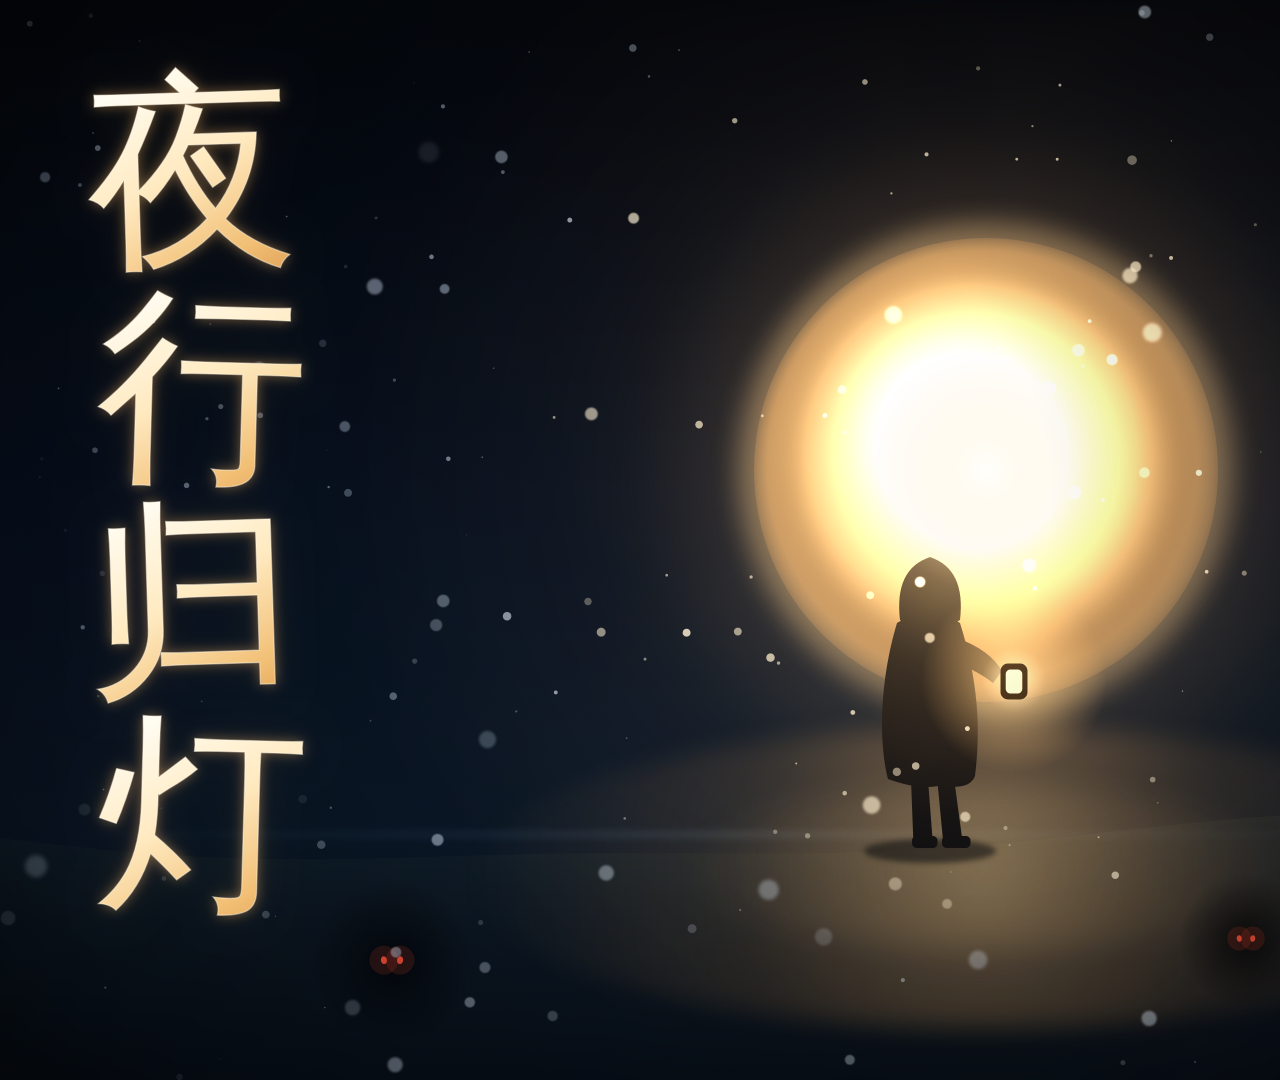
<file: poster_D.html>
<!doctype html>
<html lang="zh-CN">
<head>
<meta charset="utf-8">
<title>夜行归灯 · 海报</title>
<style>
  @page{margin:0}
  *{margin:0;padding:0;box-sizing:border-box}
  html,body{width:1440px;height:1080px;overflow:hidden;background:#03060b}
  .poster{position:relative;width:1440px;height:1080px;overflow:hidden}
  canvas{display:block;width:1440px;height:1080px}
  .grain{position:absolute;inset:0;pointer-events:none;opacity:.05;mix-blend-mode:overlay;
    background-image:url("data:image/svg+xml;utf8,<svg xmlns='http://www.w3.org/2000/svg' width='220' height='220'><filter id='n'><feTurbulence type='fractalNoise' baseFrequency='.85' numOctaves='4'/></filter><rect width='220' height='220' filter='url(%23n)' opacity='.8'/></svg>")}
</style>
</head>
<body>
<div class="poster">
  <canvas id="c" width="2880" height="2160"></canvas>
  <div class="grain"></div>
</div>
<script>
(() => {
  const c = document.getElementById('c');
  const ctx = c.getContext('2d');
  const W = 1440, H = 1080;
  ctx.scale(2, 2);

  let seed = 5150;
  const rnd = () => (seed = (seed * 16807) % 2147483647) / 2147483647;

  const GX = 986, GY = 470, GR = 232;      // 光团
  const FLOOR = 838;

  const flakes = Array.from({length: 210}, () => {
    const d = rnd() * rnd();               // 靠 0 更近 = 更远
    return { x: rnd()*W, y: rnd()*H, r: .6 + d*11, a: .07 + rnd()*.45, blur: d*d*5 };
  });

  // 离屏辉光
  const bcv = document.createElement('canvas');
  bcv.width = W; bcv.height = H;
  const bc = bcv.getContext('2d');

  function radial(target, x, y, r, stops) {
    const g = target.createRadialGradient(x, y, 0, x, y, r);
    stops.forEach(([p, col]) => g.addColorStop(p, col));
    target.fillStyle = g;
    target.beginPath(); target.arc(x, y, r, 0, 6.283); target.fill();
  }

  function draw() {
    ctx.clearRect(0, 0, W, H);
    bc.clearRect(0, 0, W, H);

    /* ---------- 底色 ---------- */
    const bg = ctx.createLinearGradient(0, 0, 0, H);
    bg.addColorStop(0, '#04070d');
    bg.addColorStop(.45, '#071120');
    bg.addColorStop(.78, '#0a1828');
    bg.addColorStop(1, '#050c15');
    ctx.fillStyle = bg; ctx.fillRect(0, 0, W, H);

    /* ---------- 光团 ---------- */
    // 大范围雾光
    radial(bc, GX, GY, 700, [
      [0, 'rgba(255,196,108,.26)'],
      [.28, 'rgba(255,178,92,.12)'],
      [.62, 'rgba(255,160,72,.04)'],
      [1, 'rgba(255,150,60,0)']
    ]);
    // 中圈
    radial(bc, GX, GY, 360, [
      [0, 'rgba(255,238,196,.55)'],
      [.30, 'rgba(255,206,132,.30)'],
      [.68, 'rgba(255,180,96,.09)'],
      [1, 'rgba(255,170,80,0)']
    ]);
    // 亮核
    radial(bc, GX, GY, 190, [
      [0, 'rgba(255,253,244,.96)'],
      [.22, 'rgba(255,236,186,.78)'],
      [.55, 'rgba(255,200,124,.30)'],
      [1, 'rgba(255,186,100,0)']
    ]);

    // 光团本体：一层"灯罩"质感
    const core = ctx.createRadialGradient(GX - 46, GY - 60, 20, GX, GY, GR);
    core.addColorStop(0, 'rgba(255,252,238,.96)');
    core.addColorStop(.34, 'rgba(255,238,194,.90)');
    core.addColorStop(.68, 'rgba(255,206,132,.72)');
    core.addColorStop(.92, 'rgba(246,166,84,.42)');
    core.addColorStop(1, 'rgba(240,150,70,.16)');
    ctx.fillStyle = core;
    ctx.beginPath(); ctx.arc(GX, GY, GR, 0, 6.283); ctx.fill();

    // 光团边缘的柔化（雾里透出来的感觉）
    ctx.save();
    ctx.filter = 'blur(26px)';
    ctx.globalAlpha = .55;
    ctx.strokeStyle = 'rgba(255,212,146,.62)';
    ctx.lineWidth = 44;
    ctx.beginPath(); ctx.arc(GX, GY, GR - 6, 0, 6.283); ctx.stroke();
    ctx.restore();

    /* ---------- 雪原 ---------- */
    const gnd2 = ctx.createLinearGradient(0, FLOOR - 40, 0, H);
    gnd2.addColorStop(0, '#12222f');
    gnd2.addColorStop(.45, '#0b1723');
    gnd2.addColorStop(1, '#060e18');
    ctx.fillStyle = gnd2;
    ctx.beginPath();
    ctx.moveTo(0, H); ctx.lineTo(0, FLOOR + 10);
    for (let x = 0; x <= W; x += 16) {
      ctx.lineTo(x, FLOOR + Math.sin(x / 320) * 22 + Math.sin(x / 120) * 6);
    }
    ctx.lineTo(W, H); ctx.closePath(); ctx.fill();

    // 地平线一线冷光
    ctx.save();
    ctx.filter = 'blur(8px)';
    const hl = ctx.createLinearGradient(0, 0, W, 0);
    hl.addColorStop(0, 'rgba(120,170,220,0)');
    hl.addColorStop(.5, 'rgba(150,196,236,.18)');
    hl.addColorStop(1, 'rgba(120,170,220,0)');
    ctx.fillStyle = hl;
    ctx.fillRect(0, FLOOR - 6, W, 5);
    ctx.restore();

    // 地面被光照亮的部分
    ctx.save();
    ctx.filter = 'blur(24px)';
    const spill = ctx.createRadialGradient(GX, FLOOR + 40, 20, GX, FLOOR + 40, 520);
    spill.addColorStop(0, 'rgba(255,200,124,.34)');
    spill.addColorStop(.45, 'rgba(255,176,92,.12)');
    spill.addColorStop(1, 'rgba(255,166,80,0)');
    ctx.fillStyle = spill;
    ctx.beginPath(); ctx.ellipse(GX, FLOOR + 40, 520, 150, 0, 0, 6.283); ctx.fill();
    ctx.restore();

    // 光团在雪面的倒影
    ctx.save();
    ctx.filter = 'blur(30px)';
    ctx.globalAlpha = .35;
    const refl = ctx.createRadialGradient(GX, FLOOR + 30, 10, GX, FLOOR + 30, 300);
    refl.addColorStop(0, 'rgba(255,214,150,.55)');
    refl.addColorStop(1, 'rgba(255,190,110,0)');
    ctx.fillStyle = refl;
    ctx.beginPath(); ctx.ellipse(GX, FLOOR + 30, 300, 80, 0, 0, 6.283); ctx.fill();
    ctx.restore();

    /* ---------- 小剪影：走向光 ---------- */
    drawWalker(930, FLOOR + 10, 1.5);

    /* ---------- 暗处的眼睛 ---------- */
    drawEyes(392, 962, .9);
    drawEyes(1246, 940, .75);

    /* ---------- 雪 ---------- */
    ctx.save();
    flakes.forEach(f => {
      const d = Math.hypot(f.x - GX, f.y - GY);
      const lit = Math.max(0, 1 - d / 640);
      ctx.globalAlpha = Math.min(.92, f.a + lit * .55);
      ctx.filter = f.blur > .4 ? `blur(${f.blur.toFixed(1)}px)` : 'none';
      ctx.fillStyle = lit > .3 ? '#fff5da' : '#d9e8f8';
      ctx.beginPath(); ctx.arc(f.x, f.y, f.r, 0, 6.283); ctx.fill();
    });
    ctx.restore();
    ctx.filter = 'none'; ctx.globalAlpha = 1;

    /* ---------- 光团叠加 ---------- */
    ctx.save();
    ctx.globalCompositeOperation = 'lighter';
    ctx.filter = 'blur(34px)';
    ctx.globalAlpha = .95;
    ctx.drawImage(bcv, 0, 0, W, H);
    ctx.restore();

    // 光团中心的实心亮核（压在最上，保证够亮）
    radial(ctx, GX, GY, 120, [
      [0, 'rgba(255,255,250,.55)'],
      [.5, 'rgba(255,238,192,.22)'],
      [1, 'rgba(255,220,160,0)']
    ]);

    /* ---------- 调色 / 暗角 ---------- */
    const grade = ctx.createLinearGradient(0, 0, W, H);
    grade.addColorStop(0, 'rgba(20,52,96,.22)');
    grade.addColorStop(.55, 'rgba(0,0,0,0)');
    grade.addColorStop(1, 'rgba(255,170,90,.08)');
    ctx.globalCompositeOperation = 'soft-light';
    ctx.fillStyle = grade; ctx.fillRect(0, 0, W, H);
    ctx.globalCompositeOperation = 'source-over';

    const vg = ctx.createRadialGradient(W * .52, H * .46, 300, W * .5, H * .5, 1000);
    vg.addColorStop(0, 'rgba(0,0,0,0)');
    vg.addColorStop(.66, 'rgba(0,0,0,.30)');
    vg.addColorStop(1, 'rgba(0,0,0,.72)');
    ctx.fillStyle = vg; ctx.fillRect(0, 0, W, H);

    /* ---------- 标题（竖排） ---------- */
    drawTitle();
  }

  /* ---------- 行走的小剪影 ---------- */
  function drawWalker(x, feetY, sc) {
    ctx.save();
    ctx.translate(x, feetY);
    ctx.scale(sc, sc);

    // 地面影
    ctx.save(); ctx.filter = 'blur(6px)';
    ctx.fillStyle = 'rgba(4,10,18,.6)';
    ctx.beginPath(); ctx.ellipse(0, 2, 44, 8, 0, 0, 6.283); ctx.fill();
    ctx.restore();

    ctx.fillStyle = '#05090f';

    // 腿（一前一后）
    ctx.beginPath();
    ctx.moveTo(-13, -54); ctx.lineTo(-2, -54); ctx.lineTo(2, -2); ctx.lineTo(-11, -2); ctx.closePath(); ctx.fill();
    ctx.beginPath();
    ctx.moveTo(4, -54); ctx.lineTo(15, -54); ctx.lineTo(22, -2); ctx.lineTo(9, -2); ctx.closePath(); ctx.fill();
    // 靴
    ctx.beginPath(); ctx.roundRect(-12, -8, 17, 8, 3); ctx.fill();
    ctx.beginPath(); ctx.roundRect(8, -8, 19, 8, 3); ctx.fill();

    // 斗篷
    ctx.beginPath();
    ctx.moveTo(-22, -150);
    ctx.bezierCurveTo(-34, -110, -34, -70, -28, -46);
    ctx.quadraticCurveTo(-6, -38, 8, -42);
    ctx.quadraticCurveTo(26, -38, 30, -48);
    ctx.bezierCurveTo(34, -80, 32, -112, 20, -150);
    ctx.quadraticCurveTo(0, -164, -22, -150);
    ctx.closePath(); ctx.fill();

    // 兜帽
    ctx.beginPath();
    ctx.moveTo(-20, -152);
    ctx.quadraticCurveTo(-24, -186, 0, -194);
    ctx.quadraticCurveTo(24, -186, 20, -152);
    ctx.quadraticCurveTo(0, -140, -20, -152);
    ctx.closePath(); ctx.fill();

    // 手臂 + 提灯
    ctx.beginPath();
    ctx.moveTo(18, -140);
    ctx.quadraticCurveTo(40, -132, 48, -118);
    ctx.lineTo(42, -110);
    ctx.quadraticCurveTo(32, -118, 16, -124);
    ctx.closePath(); ctx.fill();

    // 逆光轮廓
    ctx.save();
    ctx.translate(x, feetY);
    ctx.scale(sc, sc);
    ctx.strokeStyle = 'rgba(255,246,214,1)';
    ctx.lineWidth = 3.2;
    ctx.lineCap = 'round';
    // 兜帽
    ctx.beginPath(); ctx.moveTo(-19, -164); ctx.quadraticCurveTo(-4, -196, 14, -166); ctx.stroke();
    // 身体两侧
    ctx.beginPath(); ctx.moveTo(-26, -142); ctx.quadraticCurveTo(-34, -110, -29, -64); ctx.stroke();
    ctx.beginPath(); ctx.moveTo(24, -144); ctx.quadraticCurveTo(31, -110, 28, -66); ctx.stroke();
    // 腿
    ctx.beginPath(); ctx.moveTo(-9, -52); ctx.lineTo(-8, -10); ctx.stroke();
    ctx.beginPath(); ctx.moveTo(9, -52); ctx.lineTo(14, -10); ctx.stroke();
    ctx.restore();

    ctx.restore();

    // 小提灯
    const lx = x + 56 * sc, ly = feetY - 112 * sc;
    const halo = ctx.createRadialGradient(lx, ly, 0, lx, ly, 62 * sc);
    halo.addColorStop(0, 'rgba(255,240,200,.9)');
    halo.addColorStop(.35, 'rgba(255,206,132,.4)');
    halo.addColorStop(1, 'rgba(255,190,110,0)');
    ctx.fillStyle = halo;
    ctx.beginPath(); ctx.arc(lx, ly, 62 * sc, 0, 6.283); ctx.fill();

    ctx.fillStyle = '#1a1209';
    ctx.beginPath(); ctx.roundRect(lx - 9 * sc, ly - 11 * sc, 18 * sc, 24 * sc, 5 * sc); ctx.fill();
    ctx.fillStyle = '#ffeec2';
    ctx.beginPath(); ctx.roundRect(lx - 5.5 * sc, ly - 7 * sc, 11 * sc, 16 * sc, 3 * sc); ctx.fill();
  }

  /* ---------- 暗处的眼睛 ---------- */
  function drawEyes(x, y, s) {
    ctx.save();
    const g = ctx.createRadialGradient(x, y, 2, x, y, 90 * s);
    g.addColorStop(0, 'rgba(2,4,8,.8)');
    g.addColorStop(1, 'rgba(2,4,8,0)');
    ctx.fillStyle = g;
    ctx.beginPath(); ctx.arc(x, y, 90 * s, 0, 6.283); ctx.fill();
    ctx.restore();

    [[-9, -2], [9, -2]].forEach(([dx, dy]) => {
      ctx.fillStyle = 'rgba(255,78,54,.16)';
      ctx.beginPath(); ctx.arc(x + dx * s, y + dy * s, 16 * s, 0, 6.283); ctx.fill();
      ctx.fillStyle = 'rgba(255,84,58,.95)';
      ctx.beginPath(); ctx.ellipse(x + dx * s, y + dy * s, 3.4 * s, 4.4 * s, dx > 0 ? .16 : -.16, 0, 6.283); ctx.fill();
    });
  }

  /* ---------- 竖排标题 ---------- */
  function drawTitle() {
    const chars = ['夜', '行', '归', '灯'];
    ctx.save();
    ctx.font = '210px "STXingkai","华文行楷","KaiTi","楷体",serif';
    ctx.textAlign = 'center';
    ctx.textBaseline = 'middle';

    chars.forEach((ch, i) => {
      const x = 196 + (i % 2 ? 6 : -4);
      const y = 190 + i * 214;
      ctx.save();
      ctx.translate(x, y);
      ctx.rotate((i % 2 ? 1.6 : -1.8) * Math.PI / 180);

      // 外发光
      ctx.shadowColor = 'rgba(255,186,104,.45)';
      ctx.shadowBlur = 70;
      ctx.fillStyle = 'rgba(255,206,140,.22)';
      ctx.fillText(ch, 0, 0);

      // 渐变主体
      ctx.shadowBlur = 26;
      const g = ctx.createLinearGradient(-60, -110, 60, 110);
      g.addColorStop(0, '#fffdf3');
      g.addColorStop(.42, '#ffeac0');
      g.addColorStop(.80, '#f2bf74');
      g.addColorStop(1, '#dfa055');
      ctx.fillStyle = g;
      ctx.fillText(ch, 0, 0);

      ctx.shadowBlur = 0;
      ctx.lineWidth = 1.3;
      ctx.strokeStyle = 'rgba(255,251,236,.45)';
      ctx.strokeText(ch, 0, 0);
      ctx.restore();
    });
    ctx.restore();
  }

  draw();
})();
</script>
</body>
</html>
</file>
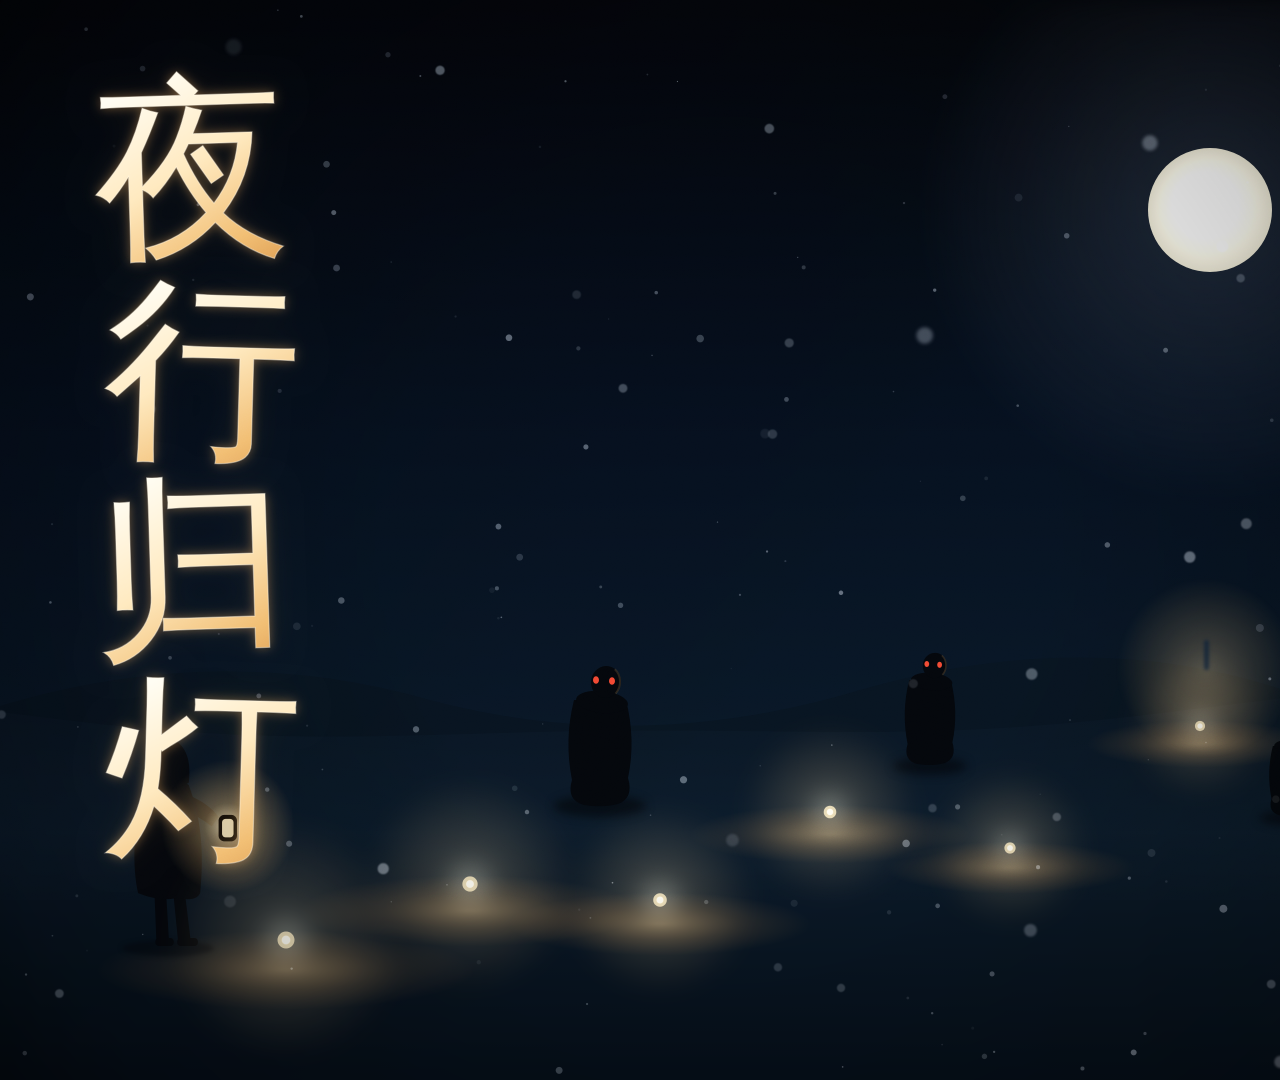
<file: poster_E.html>
<!doctype html>
<html lang="zh-CN">
<head>
<meta charset="utf-8">
<title>夜行归灯 · 六点灯火</title>
<style>
  @page{margin:0}*{margin:0;padding:0;box-sizing:border-box}
  html,body{width:1440px;height:1080px;overflow:hidden;background:#03060b}
  canvas{display:block;width:1440px;height:1080px}
  .grain{position:absolute;inset:0;pointer-events:none;opacity:.05;mix-blend-mode:overlay;
    background-image:url("data:image/svg+xml;utf8,<svg xmlns='http://www.w3.org/2000/svg' width='220' height='220'><filter id='n'><feTurbulence type='fractalNoise' baseFrequency='.85' numOctaves='4'/></filter><rect width='220' height='220' filter='url(%23n)' opacity='.8'/></svg>")}
</style>
</head>
<body>
<canvas id="c" width="2880" height="2160"></canvas>
<div class="grain"></div>
<script>
(() => {
  const ctx = document.getElementById('c').getContext('2d');
  const W = 1440, H = 1080;
  ctx.scale(2, 2);
  let seed = 7788;
  const rnd = () => (seed = (seed * 16807) % 2147483647) / 2147483647;

  // 六根灯芯：一条从近到远的曲折路线
  const CORES = [
    [286, 940, 1.00],
    [470, 884, .90],
    [660, 900, .80],
    [830, 812, .74],
    [1010, 848, .66],
    [1200, 726, .60]
  ];
  const WALKER = { x: 168, y: 946, s: 1.15 };
  const FLOOR = 1000;

  const flakes = Array.from({length: 190}, () => {
    const d = rnd() * rnd();
    return { x: rnd()*W, y: rnd()*H, r: .6 + d*9, a: .06 + rnd()*.38, blur: d*d*5 };
  });

  const bcv = document.createElement('canvas'); bcv.width = W; bcv.height = H;
  const bc = bcv.getContext('2d');

  function dot(target, x, y, r, stops) {
    const g = target.createRadialGradient(x, y, 0, x, y, r);
    stops.forEach(([p, c]) => g.addColorStop(p, c));
    target.fillStyle = g; target.beginPath(); target.arc(x, y, r, 0, 6.283); target.fill();
  }

  function draw() {
    ctx.clearRect(0, 0, W, H);
    bc.clearRect(0, 0, W, H);

    /* 夜空 */
    const bg = ctx.createLinearGradient(0, 0, 0, H);
    bg.addColorStop(0, '#03060c');
    bg.addColorStop(.40, '#061120');
    bg.addColorStop(.74, '#0a1a2a');
    bg.addColorStop(1, '#050d17');
    ctx.fillStyle = bg; ctx.fillRect(0, 0, W, H);

    // 小月亮
    ctx.save();
    dot(bc, 1210, 210, 300, [
      [0, 'rgba(200,222,255,.16)'],
      [1, 'rgba(190,214,250,0)']
    ]);
    const mo = ctx.createRadialGradient(1200, 200, 6, 1210, 210, 62);
    mo.addColorStop(0, '#fffdf6');
    mo.addColorStop(.7, '#eee8d6');
    mo.addColorStop(1, '#ddd6bf');
    ctx.fillStyle = mo; ctx.beginPath(); ctx.arc(1210, 210, 62, 0, 6.283); ctx.fill();
    ctx.restore();

    /* 远山剪影 */
    ctx.fillStyle = '#081522';
    ctx.beginPath(); ctx.moveTo(0, H);
    ctx.lineTo(0, 706); ctx.quadraticCurveTo(220, 640, 430, 700);
    ctx.quadraticCurveTo(640, 756, 860, 690);
    ctx.quadraticCurveTo(1090, 624, 1290, 692);
    ctx.quadraticCurveTo(1380, 720, 1440, 700);
    ctx.lineTo(W, H); ctx.closePath(); ctx.fill();

    /* 雪地 */
    const gnd = ctx.createLinearGradient(0, 700, 0, H);
    gnd.addColorStop(0, '#0a1725');
    gnd.addColorStop(.35, '#0c1c2c');
    gnd.addColorStop(1, '#060f19');
    ctx.fillStyle = gnd;
    ctx.beginPath(); ctx.moveTo(0, H); ctx.lineTo(0, 712);
    for (let x = 0; x <= W; x += 16) ctx.lineTo(x, 712 + Math.sin(x / 360) * 26 + Math.sin(x / 130) * 7);
    ctx.lineTo(W, H); ctx.closePath(); ctx.fill();

    /* 每根灯芯：地面上的光斑 */
    CORES.forEach(([x, y, s], i) => {
      // 雪面光斑
      ctx.save();
      ctx.translate(x, y + 30 * s); ctx.scale(2.2, .46);
      const pool = ctx.createRadialGradient(0, 0, 2, 0, 0, 86 * s);
      pool.addColorStop(0, 'rgba(255,204,132,.28)');
      pool.addColorStop(.5, 'rgba(255,182,98,.12)');
      pool.addColorStop(1, 'rgba(255,170,86,0)');
      ctx.fillStyle = pool; ctx.beginPath(); ctx.arc(0, 0, 86 * s, 0, 6.283); ctx.fill();
      ctx.restore();

      // 光芯
      dot(bc, x, y, 120 * s, [
        [0, 'rgba(255,246,214,.55)'],
        [.28, 'rgba(255,206,132,.20)'],
        [1, 'rgba(255,190,100,0)']
      ]);
    });

    /* 远处的灯座：很淡的一点 */
    ctx.save();
    ctx.filter = 'blur(3px)';
    dot(ctx, 1206, 668, 90, [
      [0, 'rgba(255,226,168,.30)'],
      [1, 'rgba(255,200,120,0)']
    ]);
    ctx.fillStyle = '#1a2c40';
    ctx.beginPath(); ctx.roundRect(1204, 640, 5, 30, 2); ctx.fill();
    ctx.restore();

    /* 行走的人 */
    drawWalker(WALKER.x, WALKER.y, WALKER.s);

    /* 影子：三团黑 */
    drawShadowish(600, 800, 1.0);
    drawShadowish(930, 760, .8);
    drawShadowish(1290, 812, .66);

    /* 雪 */
    ctx.save();
    flakes.forEach(f => {
      ctx.globalAlpha = f.a;
      ctx.filter = f.blur > .4 ? `blur(${f.blur.toFixed(1)}px)` : 'none';
      ctx.fillStyle = '#dfeaf7';
      ctx.beginPath(); ctx.arc(f.x, f.y, f.r, 0, 6.283); ctx.fill();
    });
    ctx.restore();
    ctx.filter = 'none'; ctx.globalAlpha = 1;

    /* 辉光合成 */
    ctx.save();
    ctx.globalCompositeOperation = 'lighter';
    ctx.filter = 'blur(22px)';
    ctx.globalAlpha = .9;
    ctx.drawImage(bcv, 0, 0, W, H);
    ctx.restore();

    /* 每个灯芯的实心亮点 */
    CORES.forEach(([x, y, s]) => {
      ctx.fillStyle = '#fffdf4';
      ctx.beginPath(); ctx.arc(x, y, 4.6 * s, 0, 6.283); ctx.fill();
      ctx.fillStyle = 'rgba(255,240,200,.85)';
      ctx.beginPath(); ctx.arc(x, y, 8.5 * s, 0, 6.283); ctx.fill();
      ctx.fillStyle = '#fffdf4';
      ctx.beginPath(); ctx.arc(x, y, 4.2 * s, 0, 6.283); ctx.fill();
    });

    /* 调色 */
    const grade = ctx.createLinearGradient(0, 0, W, H);
    grade.addColorStop(0, 'rgba(18,48,88,.20)');
    grade.addColorStop(.6, 'rgba(0,0,0,0)');
    grade.addColorStop(1, 'rgba(255,168,88,.06)');
    ctx.globalCompositeOperation = 'soft-light';
    ctx.fillStyle = grade; ctx.fillRect(0, 0, W, H);
    ctx.globalCompositeOperation = 'source-over';

    const vg = ctx.createRadialGradient(W * .5, H * .5, 320, W * .5, H * .5, 980);
    vg.addColorStop(0, 'rgba(0,0,0,0)');
    vg.addColorStop(.7, 'rgba(0,0,0,.28)');
    vg.addColorStop(1, 'rgba(0,0,0,.66)');
    ctx.fillStyle = vg; ctx.fillRect(0, 0, W, H);

    drawTitle();
  }

  function drawWalker(x, feetY, sc) {
    ctx.save(); ctx.translate(x, feetY); ctx.scale(sc, sc);

    ctx.save(); ctx.filter = 'blur(5px)';
    ctx.fillStyle = 'rgba(4,10,18,.55)';
    ctx.beginPath(); ctx.ellipse(0, 2, 40, 7, 0, 0, 6.283); ctx.fill();
    ctx.restore();

    ctx.fillStyle = '#05090f';
    ctx.beginPath(); ctx.moveTo(-12, -52); ctx.lineTo(-2, -52); ctx.lineTo(1, -2); ctx.lineTo(-10, -2); ctx.closePath(); ctx.fill();
    ctx.beginPath(); ctx.moveTo(4, -52); ctx.lineTo(14, -52); ctx.lineTo(20, -2); ctx.lineTo(9, -2); ctx.closePath(); ctx.fill();
    ctx.beginPath(); ctx.roundRect(-11, -7, 16, 7, 3); ctx.fill();
    ctx.beginPath(); ctx.roundRect(8, -7, 18, 7, 3); ctx.fill();

    ctx.beginPath();
    ctx.moveTo(-20, -140);
    ctx.bezierCurveTo(-31, -104, -31, -68, -26, -46);
    ctx.quadraticCurveTo(-6, -38, 8, -42);
    ctx.quadraticCurveTo(24, -38, 28, -46);
    ctx.bezierCurveTo(31, -78, 30, -108, 18, -140);
    ctx.quadraticCurveTo(0, -154, -20, -140);
    ctx.closePath(); ctx.fill();

    ctx.beginPath();
    ctx.moveTo(-18, -142);
    ctx.quadraticCurveTo(-22, -174, 0, -182);
    ctx.quadraticCurveTo(22, -174, 18, -142);
    ctx.quadraticCurveTo(0, -132, -18, -142);
    ctx.closePath(); ctx.fill();

    ctx.beginPath();
    ctx.moveTo(16, -132);
    ctx.quadraticCurveTo(36, -124, 44, -112);
    ctx.lineTo(38, -104);
    ctx.quadraticCurveTo(28, -112, 14, -118);
    ctx.closePath(); ctx.fill();
    ctx.restore();

    // 小提灯
    const lx = x + 52 * sc, ly = feetY - 104 * sc;
    const h = ctx.createRadialGradient(lx, ly, 0, lx, ly, 58 * sc);
    h.addColorStop(0, 'rgba(255,244,208,.95)');
    h.addColorStop(.35, 'rgba(255,208,134,.42)');
    h.addColorStop(1, 'rgba(255,190,110,0)');
    ctx.fillStyle = h; ctx.beginPath(); ctx.arc(lx, ly, 58 * sc, 0, 6.283); ctx.fill();
    ctx.fillStyle = '#1a1209';
    ctx.beginPath(); ctx.roundRect(lx - 8 * sc, ly - 10 * sc, 16 * sc, 23 * sc, 5 * sc); ctx.fill();
    ctx.fillStyle = '#ffefc6';
    ctx.beginPath(); ctx.roundRect(lx - 5 * sc, ly - 6.5 * sc, 10 * sc, 16 * sc, 3 * sc); ctx.fill();
  }

  function drawShadowish(x, y, s) {
    // 地面阴影
    ctx.save(); ctx.filter = 'blur(9px)';
    ctx.fillStyle = 'rgba(3,8,14,.7)';
    ctx.beginPath(); ctx.ellipse(x, y + 6, 46 * s, 11 * s, 0, 0, 6.283); ctx.fill();
    ctx.restore();

    ctx.save(); ctx.translate(x, y); ctx.scale(s, s);
    ctx.fillStyle = '#04070c';
    // 袍子：上宽下散
    ctx.beginPath();
    ctx.moveTo(-26, -100);
    ctx.quadraticCurveTo(-36, -60, -28, -20);
    ctx.quadraticCurveTo(-34, 0, -16, 5);
    ctx.quadraticCurveTo(2, 8, 18, 4);
    ctx.quadraticCurveTo(34, -2, 28, -22);
    ctx.quadraticCurveTo(36, -60, 26, -100);
    ctx.closePath(); ctx.fill();
    // 肩
    ctx.beginPath(); ctx.ellipse(2, -98, 26, 11, .1, 0, 6.283); ctx.fill();
    // 头
    ctx.beginPath(); ctx.ellipse(6, -118, 15, 16, .18, 0, 6.283); ctx.fill();

    // 一点点暖边
    ctx.strokeStyle = 'rgba(255,196,120,.16)'; ctx.lineWidth = 2;
    ctx.beginPath(); ctx.ellipse(4, -118, 16, 17, .16, -1, .6); ctx.stroke();
    ctx.restore();

    // 红眼
    [[-4, -120], [12, -119]].forEach(([dx, dy]) => {
      ctx.fillStyle = 'rgba(255,80,56,.95)';
      ctx.beginPath(); ctx.ellipse(x + dx * s, y + dy * s, 3 * s, 3.8 * s, 0, 0, 6.283); ctx.fill();
    });
  }

  function drawTitle() {
    const chars = ['夜', '行', '归', '灯'];
    ctx.save();
    ctx.font = '196px "STXingkai","华文行楷","KaiTi","楷体",serif';
    ctx.textAlign = 'center'; ctx.textBaseline = 'middle';
    chars.forEach((ch, i) => {
      const x = 196 + (i % 2 ? 6 : -4), y = 186 + i * 200;
      ctx.save(); ctx.translate(x, y); ctx.rotate((i % 2 ? 1.6 : -1.8) * Math.PI / 180);
      ctx.shadowColor = 'rgba(255,186,104,.42)'; ctx.shadowBlur = 64;
      ctx.fillStyle = 'rgba(255,206,140,.20)'; ctx.fillText(ch, 0, 0);
      ctx.shadowBlur = 22;
      const g = ctx.createLinearGradient(-56, -100, 56, 100);
      g.addColorStop(0, '#fffdf3'); g.addColorStop(.42, '#ffeac0');
      g.addColorStop(.8, '#f2bf74'); g.addColorStop(1, '#dfa055');
      ctx.fillStyle = g; ctx.fillText(ch, 0, 0);
      ctx.shadowBlur = 0; ctx.lineWidth = 1.2;
      ctx.strokeStyle = 'rgba(255,251,236,.42)'; ctx.strokeText(ch, 0, 0);
      ctx.restore();
    });
    ctx.restore();
  }

  draw();
})();
</script>
</body>
</html>
</file>
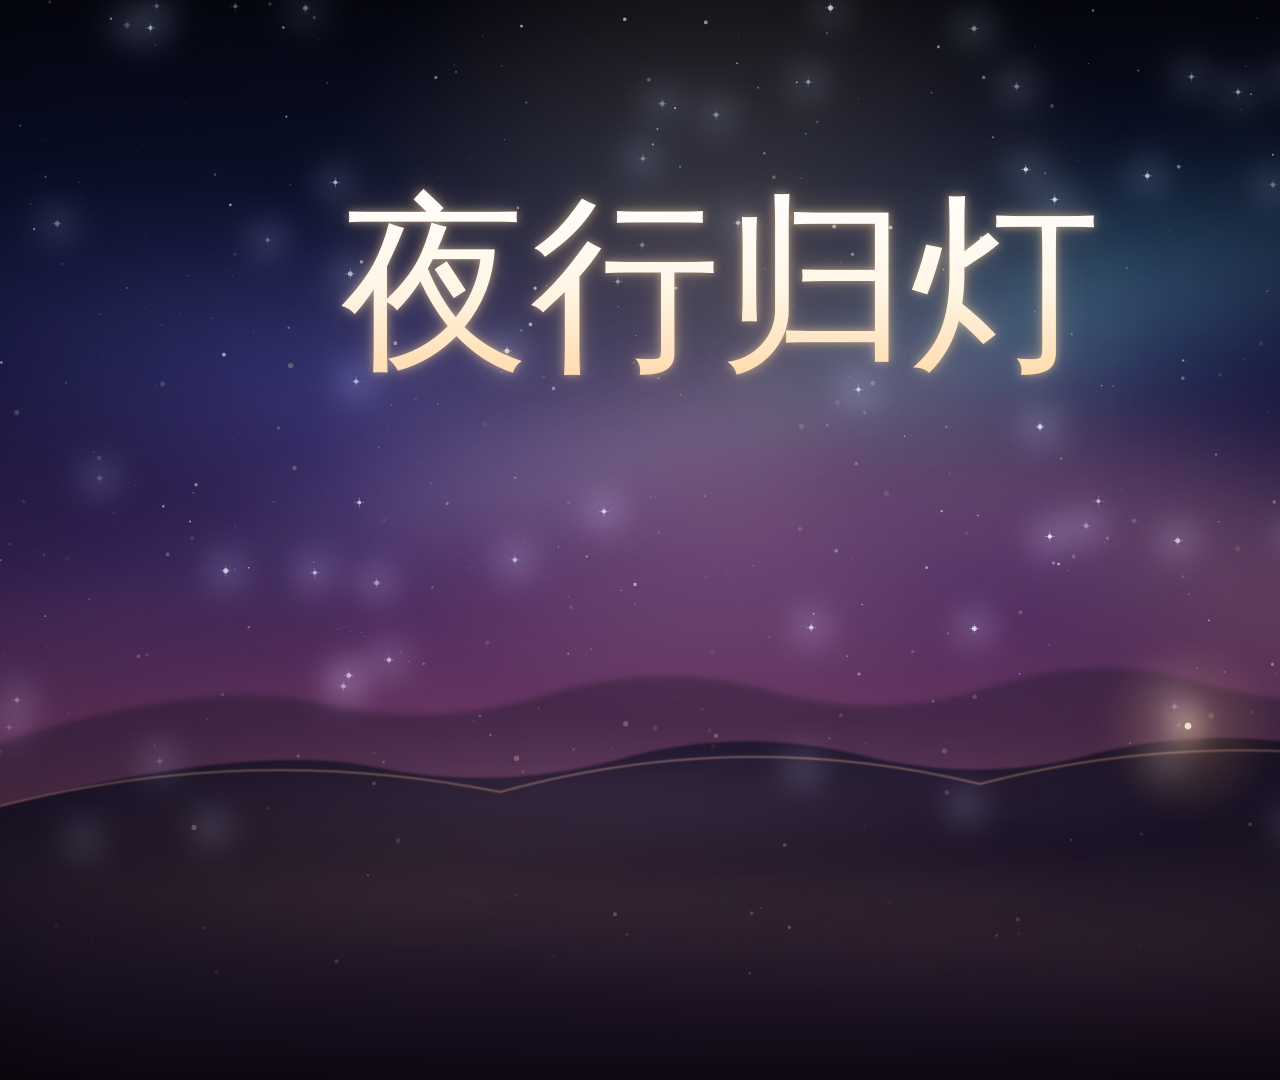
<file: poster_F.html>
<!doctype html>
<html lang="zh-CN">
<head>
<meta charset="utf-8">
<title>夜行归灯 · 海报</title>
<style>
  @page{margin:0}*{margin:0;padding:0;box-sizing:border-box}
  html,body{width:1440px;height:1080px;overflow:hidden;background:#04050c}
  canvas{display:block;width:1440px;height:1080px}
  .grain{position:absolute;inset:0;pointer-events:none;opacity:.05;mix-blend-mode:overlay;
    background-image:url("data:image/svg+xml;utf8,<svg xmlns='http://www.w3.org/2000/svg' width='220' height='220'><filter id='n'><feTurbulence type='fractalNoise' baseFrequency='.85' numOctaves='4'/></filter><rect width='220' height='220' filter='url(%23n)' opacity='.8'/></svg>")}
</style>
</head>
<body>
<canvas id="c" width="2880" height="2160"></canvas>
<div class="grain"></div>
<script>
(() => {
  const ctx = document.getElementById('c').getContext('2d');
  const W = 1440, H = 1080;
  ctx.scale(2, 2);

  let seed = 2026;
  const rnd = () => (seed = (seed * 16807) % 2147483647) / 2147483647;

  const STARS = Array.from({length: 420}, () => {
    const r = rnd();
    return { x: rnd()*W, y: rnd()*(H*0.78), s: .35 + r*r*2.3, a: .12 + rnd()*.6 };
  });
  const DUST = Array.from({length: 120}, () => ({
    x: rnd()*W, y: 300 + rnd()*(H-400), r: .6 + rnd()*2.2, a: .05 + rnd()*.22
  }));

  const bcv = document.createElement('canvas'); bcv.width = W; bcv.height = H;
  const bc = bcv.getContext('2d');

  function soft(target, x, y, rx, ry, rot, stops) {
    target.save();
    target.translate(x, y); target.rotate(rot); target.scale(1, ry / rx);
    const g = target.createRadialGradient(0, 0, 0, 0, 0, rx);
    stops.forEach(([p, c]) => g.addColorStop(p, c));
    target.fillStyle = g;
    target.beginPath(); target.arc(0, 0, rx, 0, 6.283); target.fill();
    target.restore();
  }

  function draw() {
    ctx.clearRect(0, 0, W, H);
    bc.clearRect(0, 0, W, H);

    /* ---------- 天空：藏蓝 → 紫 → 玫瑰 → 暖橙 ---------- */
    const sky = ctx.createLinearGradient(0, 0, 0, H);
    sky.addColorStop(0,   '#05060f');
    sky.addColorStop(.16, '#0a1028');
    sky.addColorStop(.34, '#1a1a45');
    sky.addColorStop(.52, '#3a2358');
    sky.addColorStop(.68, '#6b3660');
    sky.addColorStop(.80, '#9a4f5e');
    sky.addColorStop(.90, '#c4715c');
    sky.addColorStop(1,   '#d98a63');
    ctx.fillStyle = sky; ctx.fillRect(0, 0, W, H);

    /* ---------- 极光 / 星云 ---------- */
    ctx.save();
    ctx.globalCompositeOperation = 'screen';
    ctx.filter = 'blur(70px)';
    soft(ctx, 1080, 300, 420, 150, -.24, [
      [0, 'rgba(84,200,210,.30)'], [1, 'rgba(84,200,210,0)']]);
    soft(ctx, 340, 380, 480, 170, .18, [
      [0, 'rgba(120,110,230,.28)'], [1, 'rgba(120,110,230,0)']]);
    soft(ctx, 760, 520, 520, 190, -.1, [
      [0, 'rgba(230,120,170,.24)'], [1, 'rgba(230,120,170,0)']]);
    soft(ctx, 1240, 560, 380, 140, .3, [
      [0, 'rgba(255,170,110,.26)'], [1, 'rgba(255,170,110,0)']]);
    ctx.restore();

    /* ---------- 星 ---------- */
    STARS.forEach(s => {
      ctx.globalAlpha = s.a;
      ctx.fillStyle = '#eef4ff';
      ctx.beginPath(); ctx.arc(s.x, s.y, s.s, 0, 6.283); ctx.fill();
      if (s.s > 1.9) {
        ctx.globalAlpha = s.a * .55;
        ctx.fillRect(s.x - 5, s.y - .35, 10, .7);
        ctx.fillRect(s.x - .35, s.y - 5, .7, 10);
      }
    });
    ctx.globalAlpha = 1;

    // 亮星在离屏上加柔光
    STARS.filter(s => s.s > 2).forEach(s => {
      soft(bc, s.x, s.y, 26, 26, 0, [
        [0, 'rgba(220,235,255,.35)'], [1, 'rgba(210,230,255,0)']]);
    });

    /* ---------- 银河流向：一条横贯的亮带 ---------- */
    ctx.save();
    ctx.globalCompositeOperation = 'screen';
    ctx.filter = 'blur(38px)';
    soft(ctx, 700, 430, 900, 90, -.28, [
      [0, 'rgba(190,205,255,.12)'],
      [.5, 'rgba(170,190,245,.06)'],
      [1, 'rgba(160,180,240,0)']]);
    ctx.restore();

    /* ---------- 远山（两层，暖边） ---------- */
    const smoothRidge = (pts, fill, blur) => {
      ctx.save();
      if (blur) ctx.filter = `blur(${blur}px)`;
      ctx.beginPath();
      ctx.moveTo(-60, H);
      ctx.lineTo(pts[0][0], pts[0][1]);
      for (let i = 1; i < pts.length - 1; i++) {
        const xc = (pts[i][0] + pts[i + 1][0]) / 2;
        const yc = (pts[i][1] + pts[i + 1][1]) / 2;
        ctx.quadraticCurveTo(pts[i][0], pts[i][1], xc, yc);
      }
      ctx.lineTo(W + 60, pts[pts.length - 1][1]);
      ctx.lineTo(W + 60, H); ctx.closePath();
      ctx.fillStyle = fill; ctx.fill();
      ctx.restore();
    };

    smoothRidge([[0,742],[210,676],[430,730],[660,660],[880,722],[1100,652],[1300,712],[1440,676]], 'rgba(52,34,62,.62)', 6);
    smoothRidge([[0,806],[250,742],[500,792],[740,726],[980,784],[1200,726],[1440,768]], '#1b1328', 2);

    // 山间雾
    ctx.save();
    ctx.filter = 'blur(30px)';
    soft(ctx, 620, 792, 720, 70, 0, [
      [0, 'rgba(190,150,190,.14)'], [1, 'rgba(190,150,190,0)']]);
    ctx.restore();

    // 山脊暖边
    ctx.save();
    ctx.globalCompositeOperation = 'screen';
    ctx.filter = 'blur(1.5px)';
    ctx.strokeStyle = 'rgba(255,186,130,.35)';
    ctx.lineWidth = 2;
    ctx.beginPath();
    ctx.moveTo(0,806); ctx.quadraticCurveTo(250,742,500,792);
    ctx.quadraticCurveTo(740,726,980,784);
    ctx.quadraticCurveTo(1200,726,1440,768);
    ctx.stroke();
    ctx.restore();

    // 远山上的一盏孤灯
    ctx.save();
    ctx.globalCompositeOperation = 'screen';
    ctx.filter = 'blur(14px)';
    const lamp = ctx.createRadialGradient(1188, 726, 0, 1188, 726, 90);
    lamp.addColorStop(0, 'rgba(255,214,150,.55)');
    lamp.addColorStop(.35, 'rgba(255,190,110,.18)');
    lamp.addColorStop(1, 'rgba(255,180,100,0)');
    ctx.fillStyle = lamp; ctx.beginPath(); ctx.arc(1188, 726, 90, 0, 6.283); ctx.fill();
    ctx.restore();
    ctx.fillStyle = 'rgba(255,244,214,.95)';
    ctx.beginPath(); ctx.arc(1188, 726, 3.4, 0, 6.283); ctx.fill();

    /* ---------- 前景雾 ---------- */
    ctx.save();
    ctx.filter = 'blur(46px)';
    soft(ctx, 420, 900, 700, 120, 0, [
      [0, 'rgba(255,180,140,.14)'], [1, 'rgba(255,170,130,0)']]);
    soft(ctx, 1080, 950, 620, 110, 0, [
      [0, 'rgba(255,196,150,.12)'], [1, 'rgba(255,180,140,0)']]);
    ctx.restore();

    // 地面
    const gnd = ctx.createLinearGradient(0, 900, 0, H);
    gnd.addColorStop(0, 'rgba(40,24,48,0)');
    gnd.addColorStop(.5, 'rgba(30,18,38,.55)');
    gnd.addColorStop(1, 'rgba(14,8,20,.92)');
    ctx.fillStyle = gnd; ctx.fillRect(0, 860, W, H - 860);

    /* ---------- 漂浮微粒 ---------- */
    DUST.forEach(d => {
      ctx.globalAlpha = d.a;
      ctx.fillStyle = '#ffe9c8';
      ctx.beginPath(); ctx.arc(d.x, d.y, d.r, 0, 6.283); ctx.fill();
    });
    ctx.globalAlpha = 1;

    /* ---------- 辉光合成 ---------- */
    ctx.save();
    ctx.globalCompositeOperation = 'lighter';
    ctx.filter = 'blur(30px)';
    ctx.globalAlpha = .8;
    ctx.drawImage(bcv, 0, 0, W, H);
    ctx.restore();

    /* ---------- 调色 ---------- */
    const grade = ctx.createLinearGradient(0, 0, W, H);
    grade.addColorStop(0, 'rgba(80,120,255,.10)');
    grade.addColorStop(.55, 'rgba(0,0,0,0)');
    grade.addColorStop(1, 'rgba(255,150,90,.10)');
    ctx.globalCompositeOperation = 'soft-light';
    ctx.fillStyle = grade; ctx.fillRect(0, 0, W, H);
    ctx.globalCompositeOperation = 'source-over';

    const vg = ctx.createRadialGradient(W * .5, H * .44, 340, W * .5, H * .5, 1020);
    vg.addColorStop(0, 'rgba(0,0,0,0)');
    vg.addColorStop(.68, 'rgba(0,0,0,.22)');
    vg.addColorStop(1, 'rgba(0,0,0,.62)');
    ctx.fillStyle = vg; ctx.fillRect(0, 0, W, H);

    drawTitle();
  }

  /* ---------- 标题：横排，居中偏上 ---------- */
  function drawTitle() {
    const text = '夜行归灯';
    ctx.save();
    ctx.textAlign = 'center';
    ctx.textBaseline = 'middle';
    ctx.font = '190px "STXingkai","华文行楷","KaiTi","楷体",serif';

    const cx = W / 2, cy = 300;

    // 背后的柔光
    ctx.save();
    ctx.filter = 'blur(50px)';
    const gl = ctx.createRadialGradient(cx, cy, 20, cx, cy, 430);
    gl.addColorStop(0, 'rgba(255,226,180,.22)');
    gl.addColorStop(1, 'rgba(255,210,160,0)');
    ctx.fillStyle = gl;
    ctx.beginPath(); ctx.arc(cx, cy, 430, 0, 6.283); ctx.fill();
    ctx.restore();

    // 外发光
    ctx.shadowColor = 'rgba(255,214,160,.55)';
    ctx.shadowBlur = 46;
    ctx.fillStyle = 'rgba(255,236,205,.55)';
    ctx.fillText(text, cx, cy);

    // 主体
    ctx.shadowBlur = 18;
    const g = ctx.createLinearGradient(0, cy - 110, 0, cy + 110);
    g.addColorStop(0, '#ffffff');
    g.addColorStop(.45, '#fff6e6');
    g.addColorStop(.8, '#ffdfb4');
    g.addColorStop(1, '#f3c193');
    ctx.fillStyle = g;
    ctx.fillText(text, cx, cy);
    ctx.restore();
  }

  draw();
})();
</script>
</body>
</html>
</file>
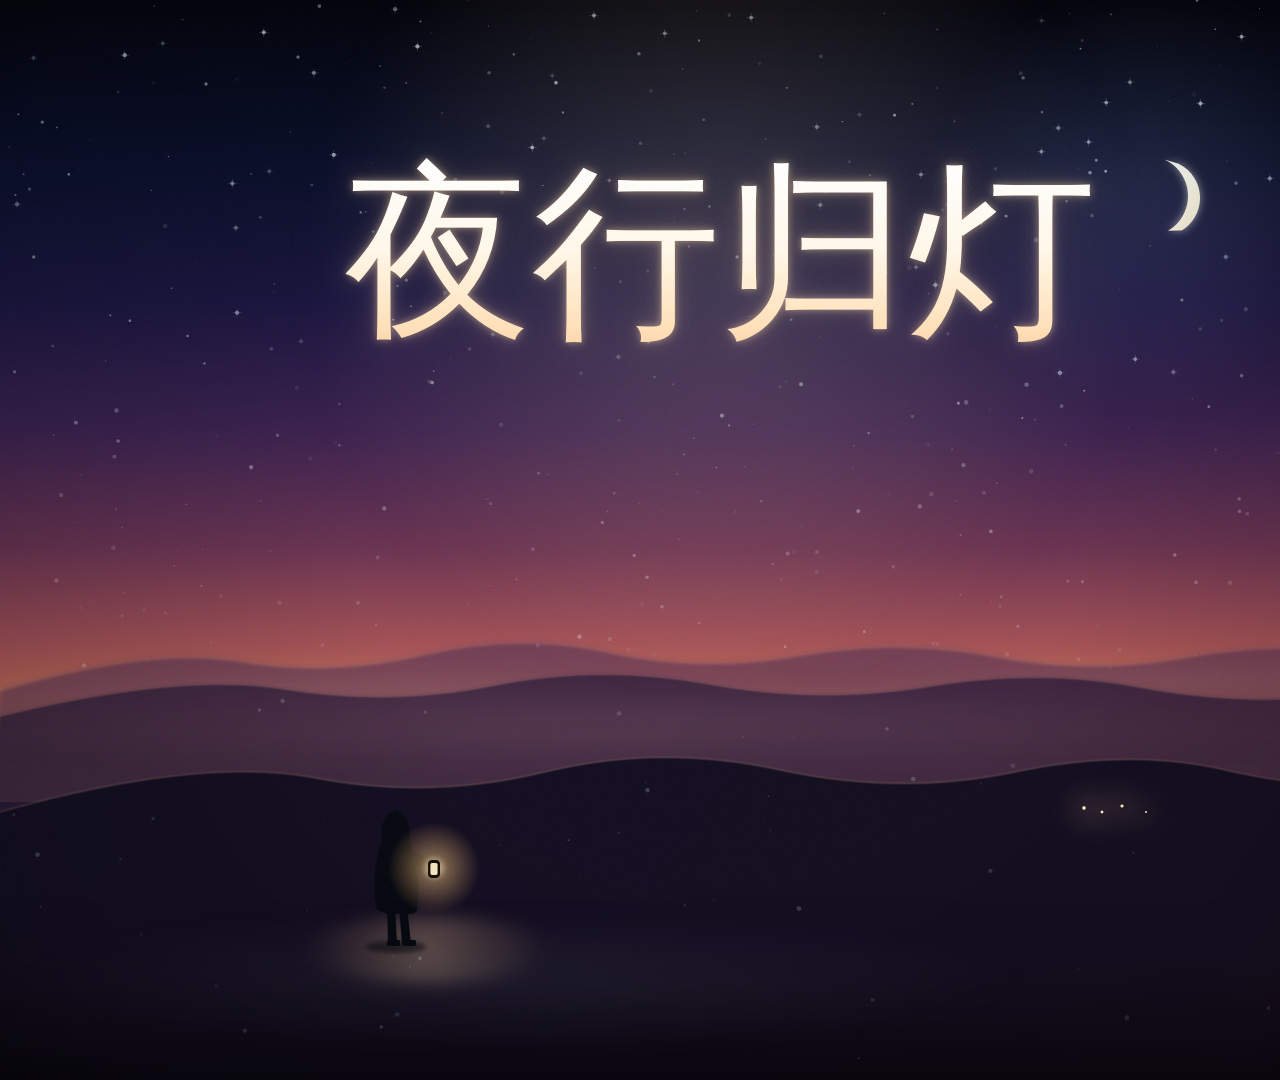
<file: poster_G.html>
<!doctype html>
<html lang="zh-CN">
<head>
<meta charset="utf-8">
<title>夜行归灯 · 海报</title>
<style>
  @page{margin:0}*{margin:0;padding:0;box-sizing:border-box}
  html,body{width:1440px;height:1080px;overflow:hidden;background:#04050c}
  canvas{display:block;width:1440px;height:1080px}
  .grain{position:absolute;inset:0;pointer-events:none;opacity:.05;mix-blend-mode:overlay;
    background-image:url("data:image/svg+xml;utf8,<svg xmlns='http://www.w3.org/2000/svg' width='220' height='220'><filter id='n'><feTurbulence type='fractalNoise' baseFrequency='.85' numOctaves='4'/></filter><rect width='220' height='220' filter='url(%23n)' opacity='.8'/></svg>")}
</style>
</head>
<body>
<canvas id="c" width="2880" height="2160"></canvas>
<div class="grain"></div>
<script>
(() => {
  const ctx = document.getElementById('c').getContext('2d');
  const W = 1440, H = 1080;
  ctx.scale(2, 2);

  let seed = 3311;
  const rnd = () => (seed = (seed * 16807) % 2147483647) / 2147483647;

  const HORIZON = 742;          // 天际线
  const STARS = Array.from({length: 380}, () => {
    const y = rnd() * (HORIZON - 60);
    const fade = Math.max(0, 1 - y / (HORIZON - 40));   // 越低越淡
    return { x: rnd()*W, y, s: .35 + rnd()*1.9, a: (.1 + rnd()*.6) * (.35 + fade*.65) };
  });

  const bcv = document.createElement('canvas'); bcv.width = W; bcv.height = H;
  const bc = bcv.getContext('2d');

  function soft(target, x, y, rx, ry, rot, stops) {
    target.save();
    target.translate(x, y); target.rotate(rot); target.scale(1, ry / rx);
    const g = target.createRadialGradient(0, 0, 0, 0, 0, rx);
    stops.forEach(([p, c]) => g.addColorStop(p, c));
    target.fillStyle = g;
    target.beginPath(); target.arc(0, 0, rx, 0, 6.283); target.fill();
    target.restore();
  }

  // 山：给定控制点，画平滑剪影
  function hill(pts, fill, topEdge, blur) {
    ctx.save();
    if (blur) ctx.filter = `blur(${blur}px)`;
    ctx.beginPath();
    ctx.moveTo(-60, H);
    ctx.lineTo(pts[0][0], pts[0][1]);
    for (let i = 1; i < pts.length - 1; i++) {
      const xc = (pts[i][0] + pts[i+1][0]) / 2;
      const yc = (pts[i][1] + pts[i+1][1]) / 2;
      ctx.quadraticCurveTo(pts[i][0], pts[i][1], xc, yc);
    }
    ctx.lineTo(W + 60, pts[pts.length-1][1]);
    ctx.lineTo(W + 60, H); ctx.closePath();
    ctx.fillStyle = fill; ctx.fill();
    ctx.restore();

    if (topEdge) {
      ctx.save();
      ctx.globalCompositeOperation = 'screen';
      ctx.strokeStyle = topEdge; ctx.lineWidth = 1.8; ctx.lineCap = 'round';
      ctx.filter = blur ? `blur(${Math.max(1, blur*0.5)}px)` : 'none';
      ctx.beginPath();
      ctx.moveTo(pts[0][0], pts[0][1]);
      for (let i = 1; i < pts.length - 1; i++) {
        const xc = (pts[i][0] + pts[i+1][0]) / 2;
        const yc = (pts[i][1] + pts[i+1][1]) / 2;
        ctx.quadraticCurveTo(pts[i][0], pts[i][1], xc, yc);
      }
      ctx.lineTo(W + 60, pts[pts.length-1][1]);
      ctx.stroke();
      ctx.restore();
    }
  }

  function draw() {
    ctx.clearRect(0, 0, W, H);
    bc.clearRect(0, 0, W, H);

    /* ============ 黄昏天空 ============ */
    const sky = ctx.createLinearGradient(0, 0, 0, HORIZON + 40);
    sky.addColorStop(0,    '#04050d');
    sky.addColorStop(.18,  '#0a0f28');
    sky.addColorStop(.38,  '#1b1740');
    sky.addColorStop(.55,  '#3d2450');
    sky.addColorStop(.70,  '#6b3552');
    sky.addColorStop(.82,  '#a25257');
    sky.addColorStop(.92,  '#cd7454');
    sky.addColorStop(1,    '#e39a63');
    ctx.fillStyle = sky; ctx.fillRect(0, 0, W, HORIZON + 60);

    /* 星：只在暗处 */
    STARS.forEach(s => {
      ctx.globalAlpha = s.a;
      ctx.fillStyle = '#e9f1ff';
      ctx.beginPath(); ctx.arc(s.x, s.y, s.s, 0, 6.283); ctx.fill();
      if (s.s > 1.75 && s.y < 380) {
        ctx.globalAlpha = s.a * .5;
        ctx.fillRect(s.x - 4.5, s.y - .3, 9, .6);
        ctx.fillRect(s.x - .3, s.y - 4.5, .6, 9);
      }
    });
    ctx.globalAlpha = 1;

    /* 月牙（高处，增强夜空可信度） */
    ctx.save();
    ctx.translate(1148, 196);
    soft(bc, 1148, 196, 220, 220, 0, [
      [0, 'rgba(210,228,255,.14)'], [1, 'rgba(200,220,255,0)']
    ]);
    // 月牙：外弧 + 内弧
    ctx.save();
    ctx.beginPath();
    ctx.arc(0, 0, 40, -1.15, 1.05, false);
    ctx.arc(14, 2, 38, 1.02, -1.12, true);
    ctx.closePath();
    const mg2 = ctx.createLinearGradient(-30, -40, 30, 40);
    mg2.addColorStop(0, '#fffdf6');
    mg2.addColorStop(1, '#e8e0c8');
    ctx.fillStyle = mg2;
    ctx.shadowColor = 'rgba(255,250,230,.55)';
    ctx.shadowBlur = 18;
    ctx.fill();
    ctx.restore();
    ctx.restore();

    /* ============ 云：贴地平线的暖云 ============ */
    ctx.save();
    ctx.filter = 'blur(16px)';
    ctx.globalCompositeOperation = 'screen';
    soft(ctx, 300, 690, 380, 26, -.02, [[0,'rgba(255,168,120,.22)'],[1,'rgba(255,160,120,0)']]);
    soft(ctx, 760, 706, 460, 22, .015, [[0,'rgba(255,150,110,.18)'],[1,'rgba(255,150,110,0)']]);
    soft(ctx, 1180, 682, 340, 20, -.01, [[0,'rgba(255,176,128,.20)'],[1,'rgba(255,170,120,0)']]);
    ctx.restore();

    /* ============ 远山（带大气透视） ============ */
    hill([[0,690],[150,646],[330,676],[520,632],[700,672],[900,638],[1090,674],[1280,640],[1440,668]],
         'rgba(74,48,86,.55)', 'rgba(255,170,130,.14)', 5);

    hill([[0,716],[180,672],[390,706],[600,664],[820,704],[1040,668],[1240,706],[1440,684]],
         'rgba(46,30,58,.78)', 'rgba(255,164,124,.10)', 2.5);

    /* 山坳里的雾 */
    ctx.save();
    ctx.filter = 'blur(24px)';
    soft(ctx, 620, 726, 760, 46, 0, [[0,'rgba(230,170,180,.13)'],[1,'rgba(220,160,175,0)']]);
    ctx.restore();

    /* ============ 近山（几乎全黑） ============ */
    hill([[0,812],[200,756],[430,800],[660,744],[900,796],[1130,748],[1320,792],[1440,768]],
         '#140f22', 'rgba(255,186,146,.16)', 1);

    /* ============ 前景坡 + 雪面 ============ */
    const fg = ctx.createLinearGradient(0, 900, 0, H);
    fg.addColorStop(0, 'rgba(26,18,36,0)');
    fg.addColorStop(.45, 'rgba(20,14,30,.7)');
    fg.addColorStop(1, 'rgba(10,7,16,.96)');
    ctx.fillStyle = fg;
    ctx.beginPath();
    ctx.moveTo(0, H); ctx.lineTo(0, 936);
    ctx.quadraticCurveTo(320, 900, 640, 946);
    ctx.quadraticCurveTo(960, 992, 1440, 944);
    ctx.lineTo(W, H); ctx.closePath(); ctx.fill();

    // 雪面上一层极淡的月光
    ctx.save();
    ctx.filter = 'blur(26px)';
    soft(ctx, 520, 980, 520, 70, 0, [[0,'rgba(180,200,230,.07)'],[1,'rgba(170,190,225,0)']]);
    ctx.restore();

    /* ============ 远处灯火（山坳里的村灯） ============ */
    [[1084, 808, 1], [1102, 812, .8], [1122, 806, .9], [1146, 812, .6]].forEach(([x, y, k]) => {
      soft(bc, x, y, 14 * k, 14 * k, 0, [
        [0, 'rgba(255,208,146,.45)'], [1, 'rgba(255,190,110,0)']
      ]);
      ctx.fillStyle = 'rgba(255,244,208,.95)';
      ctx.beginPath(); ctx.arc(x, y, 1.7 * k, 0, 6.283); ctx.fill();
    });

    /* ============ 近处提灯的人 ============ */
    drawWalker(396, 946, 1.0);

    /* ============ 飘雪 ============ */
    for (let i = 0; i < 120; i++) {
      const x = rnd() * W, y = rnd() * H, r = .6 + rnd() * 1.8;
      ctx.globalAlpha = .05 + rnd() * .18;
      ctx.fillStyle = '#e8f2ff';
      ctx.beginPath(); ctx.arc(x, y, r, 0, 6.283); ctx.fill();
    }
    ctx.globalAlpha = 1;

    /* ============ 辉光 ============ */
    ctx.save();
    ctx.globalCompositeOperation = 'lighter';
    ctx.filter = 'blur(26px)';
    ctx.globalAlpha = .85;
    ctx.drawImage(bcv, 0, 0, W, H);
    ctx.restore();

    /* ============ 调色 ============ */
    const grade = ctx.createLinearGradient(0, 0, W, H);
    grade.addColorStop(0, 'rgba(70,110,220,.09)');
    grade.addColorStop(.5, 'rgba(0,0,0,0)');
    grade.addColorStop(1, 'rgba(255,150,90,.10)');
    ctx.globalCompositeOperation = 'soft-light';
    ctx.fillStyle = grade; ctx.fillRect(0, 0, W, H);
    ctx.globalCompositeOperation = 'source-over';

    const vg = ctx.createRadialGradient(W * .5, H * .46, 360, W * .5, H * .5, 1000);
    vg.addColorStop(0, 'rgba(0,0,0,0)');
    vg.addColorStop(.7, 'rgba(0,0,0,.20)');
    vg.addColorStop(1, 'rgba(0,0,0,.58)');
    ctx.fillStyle = vg; ctx.fillRect(0, 0, W, H);

    drawTitle();
  }

  /* ---------- 提灯的人（小剪影） ---------- */
  function drawWalker(x, feetY, sc) {
    // 脚下的光
    ctx.save();
    ctx.globalCompositeOperation = 'screen';
    ctx.filter = 'blur(16px)';
    const fp = ctx.createRadialGradient(x + 30, feetY + 4, 2, x + 30, feetY + 4, 120);
    fp.addColorStop(0, 'rgba(255,206,146,.30)');
    fp.addColorStop(1, 'rgba(255,190,120,0)');
    ctx.fillStyle = fp;
    ctx.beginPath(); ctx.ellipse(x + 30, feetY + 4, 120, 34, 0, 0, 6.283); ctx.fill();
    ctx.restore();

    ctx.save(); ctx.translate(x, feetY); ctx.scale(sc, sc);

    ctx.save(); ctx.filter = 'blur(4px)';
    ctx.fillStyle = 'rgba(6,10,16,.55)';
    ctx.beginPath(); ctx.ellipse(0, 1, 30, 6, 0, 0, 6.283); ctx.fill();
    ctx.restore();

    ctx.fillStyle = '#080a12';
    // 腿
    ctx.beginPath(); ctx.moveTo(-9,-40); ctx.lineTo(-1,-40); ctx.lineTo(1,-2); ctx.lineTo(-8,-2); ctx.closePath(); ctx.fill();
    ctx.beginPath(); ctx.moveTo(3,-40); ctx.lineTo(11,-40); ctx.lineTo(15,-2); ctx.lineTo(6,-2); ctx.closePath(); ctx.fill();
    ctx.beginPath(); ctx.roundRect(-9,-6,13,6,2); ctx.fill();
    ctx.beginPath(); ctx.roundRect(6,-6,14,6,2); ctx.fill();

    // 斗篷
    ctx.beginPath();
    ctx.moveTo(-15,-104);
    ctx.bezierCurveTo(-23,-78,-23,-52,-19,-36);
    ctx.quadraticCurveTo(-4,-30,6,-33);
    ctx.quadraticCurveTo(18,-30,21,-36);
    ctx.bezierCurveTo(24,-58,23,-80,14,-104);
    ctx.quadraticCurveTo(-1,-114,-15,-104);
    ctx.closePath(); ctx.fill();

    // 兜帽
    ctx.beginPath();
    ctx.moveTo(-14,-106);
    ctx.quadraticCurveTo(-17,-130,0,-136);
    ctx.quadraticCurveTo(16,-130,13,-106);
    ctx.quadraticCurveTo(0,-99,-14,-106);
    ctx.closePath(); ctx.fill();

    // 手臂
    ctx.beginPath();
    ctx.moveTo(11,-98);
    ctx.quadraticCurveTo(27,-92,32,-82);
    ctx.lineTo(27,-76);
    ctx.quadraticCurveTo(20,-82,10,-87);
    ctx.closePath(); ctx.fill();
    ctx.restore();

    // 提灯
    const lx = x + 38 * sc, ly = feetY - 78 * sc;
    const h = ctx.createRadialGradient(lx, ly, 0, lx, ly, 46 * sc);
    h.addColorStop(0, 'rgba(255,244,206,.95)');
    h.addColorStop(.3, 'rgba(255,206,132,.42)');
    h.addColorStop(1, 'rgba(255,188,108,0)');
    ctx.fillStyle = h; ctx.beginPath(); ctx.arc(lx, ly, 46 * sc, 0, 6.283); ctx.fill();
    ctx.fillStyle = '#171009';
    ctx.beginPath(); ctx.roundRect(lx - 6 * sc, ly - 8 * sc, 12 * sc, 18 * sc, 4 * sc); ctx.fill();
    ctx.fillStyle = '#ffefc8';
    ctx.beginPath(); ctx.roundRect(lx - 3.6 * sc, ly - 5 * sc, 7.2 * sc, 12 * sc, 2 * sc); ctx.fill();
  }

  /* ---------- 标题 ---------- */
  function drawTitle() {
    const text = '夜行归灯';
    ctx.save();
    ctx.textAlign = 'center'; ctx.textBaseline = 'middle';
    ctx.font = '188px "STXingkai","华文行楷","KaiTi","楷体",serif';
    const cx = W / 2, cy = 268;

    ctx.save();
    ctx.filter = 'blur(46px)';
    const gl = ctx.createRadialGradient(cx, cy, 20, cx, cy, 420);
    gl.addColorStop(0, 'rgba(255,224,180,.18)');
    gl.addColorStop(1, 'rgba(255,210,160,0)');
    ctx.fillStyle = gl;
    ctx.beginPath(); ctx.arc(cx, cy, 420, 0, 6.283); ctx.fill();
    ctx.restore();

    ctx.shadowColor = 'rgba(255,216,166,.5)';
    ctx.shadowBlur = 44;
    ctx.fillStyle = 'rgba(255,238,208,.5)';
    ctx.fillText(text, cx, cy);

    ctx.shadowBlur = 16;
    const g = ctx.createLinearGradient(0, cy - 108, 0, cy + 108);
    g.addColorStop(0, '#ffffff');
    g.addColorStop(.42, '#fff7e8');
    g.addColorStop(.78, '#ffe0b8');
    g.addColorStop(1, '#f4c496');
    ctx.fillStyle = g;
    ctx.fillText(text, cx, cy);
    ctx.restore();
  }

  draw();
})();
</script>
</body>
</html>
</file>
<file: style.css>
:root{
  --ink:#070d18;
  --ink-2:#0d1626;
  --paper:#f4ead6;
  --amber:#ffcf6b;
  --amber-deep:#e8a33d;
  --frost:#9fc4e8;
  --shadow:#0a0f1a;
  --line:rgba(255,207,107,.22);
  --text:#e9eef7;
  --muted:#93a3bb;
}
*{box-sizing:border-box}
html,body{height:100%}
body{
  margin:0;
  font-family:"PingFang SC","Hiragino Sans GB","Microsoft YaHei",system-ui,sans-serif;
  color:var(--text);
  background:
    radial-gradient(1200px 700px at 50% -10%, #12203a 0%, #070d18 60%, #04070e 100%);
  overflow-x:hidden;
}
.app{min-height:100%;display:flex;flex-direction:column;align-items:center;gap:14px;padding:18px 16px 10px}

/* ---------- 顶栏 ---------- */
.topbar{width:100%;max-width:1060px;display:flex;align-items:center;justify-content:space-between;gap:16px;flex-wrap:wrap}
.brand{display:flex;align-items:center;gap:12px}
.logo{width:42px;height:42px;border-radius:50%;background:radial-gradient(circle at 50% 60%,#fff3cf,#ffcf6b 40%,rgba(255,207,107,0) 72%);position:relative;filter:drop-shadow(0 0 12px rgba(255,207,107,.55))}
.logo .flame{position:absolute;inset:12px;border-radius:50% 50% 50% 50%/60% 60% 40% 40%;background:#fff8e2}
.brand-text h1{margin:0;font-size:20px;letter-spacing:.16em;font-weight:600}
.brand-text p{margin:2px 0 0;font-size:12px;color:var(--muted);letter-spacing:.08em}

.hud{display:flex;align-items:center;gap:10px;flex-wrap:wrap}
.hud[hidden]{display:none}
.pill{display:flex;align-items:center;gap:8px;padding:8px 14px;border:1px solid var(--line);border-radius:999px;background:rgba(13,22,38,.72);font-size:13px;color:var(--muted)}
.pill strong{color:var(--text);font-size:16px;font-variant-numeric:tabular-nums}
.pill .unit{font-size:12px;color:var(--muted)}
.pill .dot{width:8px;height:8px;border-radius:50%;background:var(--amber);box-shadow:0 0 10px var(--amber)}
.pill.carry.danger{border-color:rgba(255,120,120,.55);color:#ffb4a8}
.pill.carry.danger .dot{background:#ff7a6b;box-shadow:0 0 12px #ff7a6b}
.sockets{display:flex;gap:4px}
.sockets i{width:9px;height:9px;border-radius:50%;background:rgba(255,255,255,.12);display:block}
.sockets i.on{background:var(--amber);box-shadow:0 0 8px var(--amber)}

.btn{font:inherit;cursor:pointer;border-radius:999px;border:1px solid rgba(255,255,255,.16);background:rgba(255,255,255,.06);color:var(--text);padding:9px 18px;transition:.18s}
.btn:hover{background:rgba(255,255,255,.12)}
.btn.ghost{font-size:12px;padding:7px 14px;color:var(--muted)}
.btn.primary{
  background:linear-gradient(180deg,#ffd98a,#e8a33d);color:#231404;border:none;font-weight:600;
  padding:12px 34px;box-shadow:0 8px 26px rgba(232,163,61,.35);letter-spacing:.08em}
.btn.primary:hover{filter:brightness(1.06)}
.btn.wide{width:100%;margin-top:8px}

/* ---------- 舞台 ---------- */
.stage{position:relative;width:100%;max-width:1060px;border-radius:18px;overflow:hidden;border:1px solid rgba(255,255,255,.08);background:#05080f;box-shadow:0 24px 70px rgba(0,0,0,.55)}
canvas{display:block;width:100%;height:auto;touch-action:none}
.foot{width:100%;max-width:1060px;display:flex;justify-content:space-between;color:#5a6b85;font-size:11px;letter-spacing:.06em;padding:2px 4px 12px}

/* ---------- 遮罩 ---------- */
.overlay{position:absolute;inset:0;display:none;align-items:center;justify-content:center;padding:20px;background:radial-gradient(900px 520px at 50% 40%,rgba(10,18,32,.86),rgba(3,6,12,.95))}
.overlay.show{display:flex}
.panel{width:min(560px,100%);max-height:100%;overflow:auto;padding:30px 32px;border-radius:16px;border:1px solid rgba(255,207,107,.2);background:linear-gradient(180deg,rgba(17,28,46,.96),rgba(8,13,24,.98));box-shadow:0 30px 80px rgba(0,0,0,.6)}
.panel.small{width:min(360px,100%);text-align:center}
.kicker{margin:0 0 6px;font-size:12px;letter-spacing:.28em;color:var(--amber);text-transform:uppercase}
.panel h2{margin:0 0 10px;font-size:23px;line-height:1.35;font-weight:600}
.lead{margin:0 0 18px;color:#c2cee0;font-size:14px;line-height:1.7}
.rules{display:flex;flex-direction:column;gap:10px;margin:6px 0 18px}
.rule{display:flex;gap:12px;padding:11px 14px;border-radius:12px;background:rgba(255,255,255,.04);border:1px solid rgba(255,255,255,.06);font-size:13.5px;line-height:1.65;color:#cfd8e6}
.rule b{color:#fff}
.rule .num{flex:0 0 22px;height:22px;border-radius:50%;display:grid;place-items:center;font-size:12px;color:#231404;background:var(--amber);font-weight:700}
.hint{padding:12px 14px;border-left:2px solid var(--amber);background:rgba(255,207,107,.06);border-radius:0 10px 10px 0;margin-bottom:18px}
.hint p{margin:0 0 6px;font-size:13px;line-height:1.7;color:#d7dfec}
.hint .keys{margin:0;color:var(--muted);font-size:12px}
.win-panel{text-align:center}

.toast{position:absolute;left:50%;bottom:22px;transform:translateX(-50%) translateY(8px);padding:9px 18px;border-radius:999px;background:rgba(8,13,24,.92);border:1px solid var(--line);color:#ffe9b8;font-size:13px;opacity:0;pointer-events:none;transition:.25s;white-space:nowrap}
.toast.show{opacity:1;transform:translateX(-50%) translateY(0)}

/* ---------- 触屏 ---------- */
.touchpad{position:absolute;left:14px;bottom:14px;display:flex;flex-direction:column;align-items:center;gap:6px;opacity:.6}
.touchpad .row{display:flex;gap:6px}
.touchpad button{width:46px;height:46px;border-radius:12px;border:1px solid rgba(255,255,255,.18);background:rgba(10,18,32,.75);color:#cfd8e6;font-size:16px}

@media (hover:hover) and (pointer:fine){.touchpad{display:none!important}}

@media (max-width:640px){
  .panel{padding:22px 18px}
  .panel h2{font-size:19px}
  .rule{font-size:12.5px}
  .brand-text p{display:none}
}
</file>
